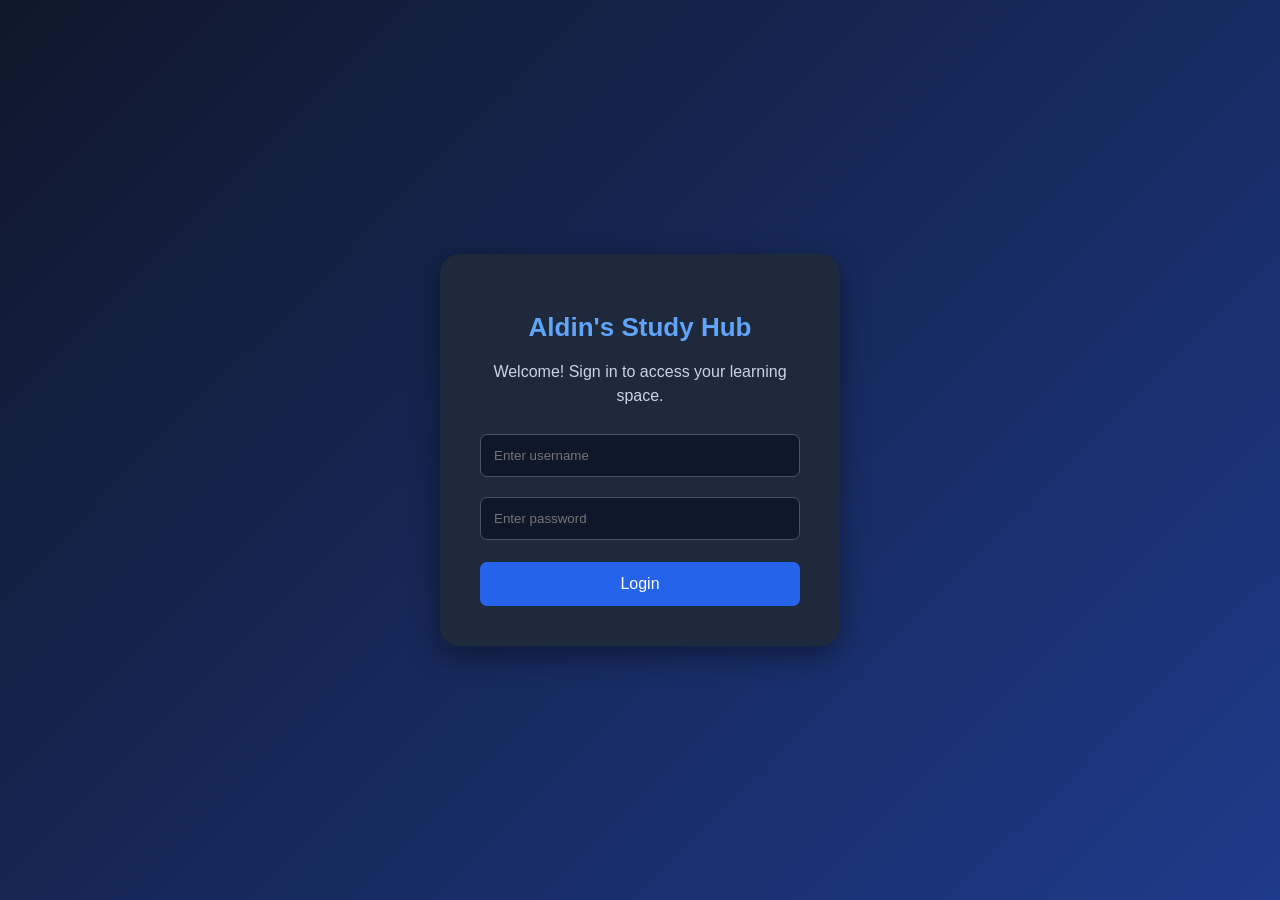
<file: index.html>
<!DOCTYPE html>
<html lang="en">
<head>
    <meta charset="UTF-8">
    <meta name="viewport" content="width=device-width, initial-scale=1.0">
    <title>Aldin's Study Hub</title>

    <style>
        body {
            font-family: Arial, sans-serif;
            background: #101827;
            color: white;
            display: flex;
            justify-content: center;
            align-items: center;
            min-height: 100vh;
            margin: 0;
        }

        .login-box {
            background: #1e293b;
            padding: 35px;
            border-radius: 12px;
            width: 300px;
            text-align: center;
        }

        input {
            width: 100%;
            padding: 12px;
            margin: 10px 0;
            box-sizing: border-box;
            border: none;
            border-radius: 6px;
        }

        button {
            width: 100%;
            padding: 12px;
            background: #2563eb;
            color: white;
            border: none;
            border-radius: 6px;
            cursor: pointer;
        }

        button:hover {
            background: #1d4ed8;
        }
    </style>
</head>

<body>

    <div class="login-box">
        <h1>Aldin's Study Hub</h1>
        <p>Welcome! Sign in to access your learning space.</p>

        <form>
            <input type="text" placeholder="Enter username">
            <input type="password" placeholder="Enter password">
            <button type="button" onclick="window.location.href='dashboard.html'">
    Login
</button>
        </form>
    </div>

</body>
</html>
<title>Aldin's Study Hub</title>
<link rel="stylesheet" href="style.css">
</file>
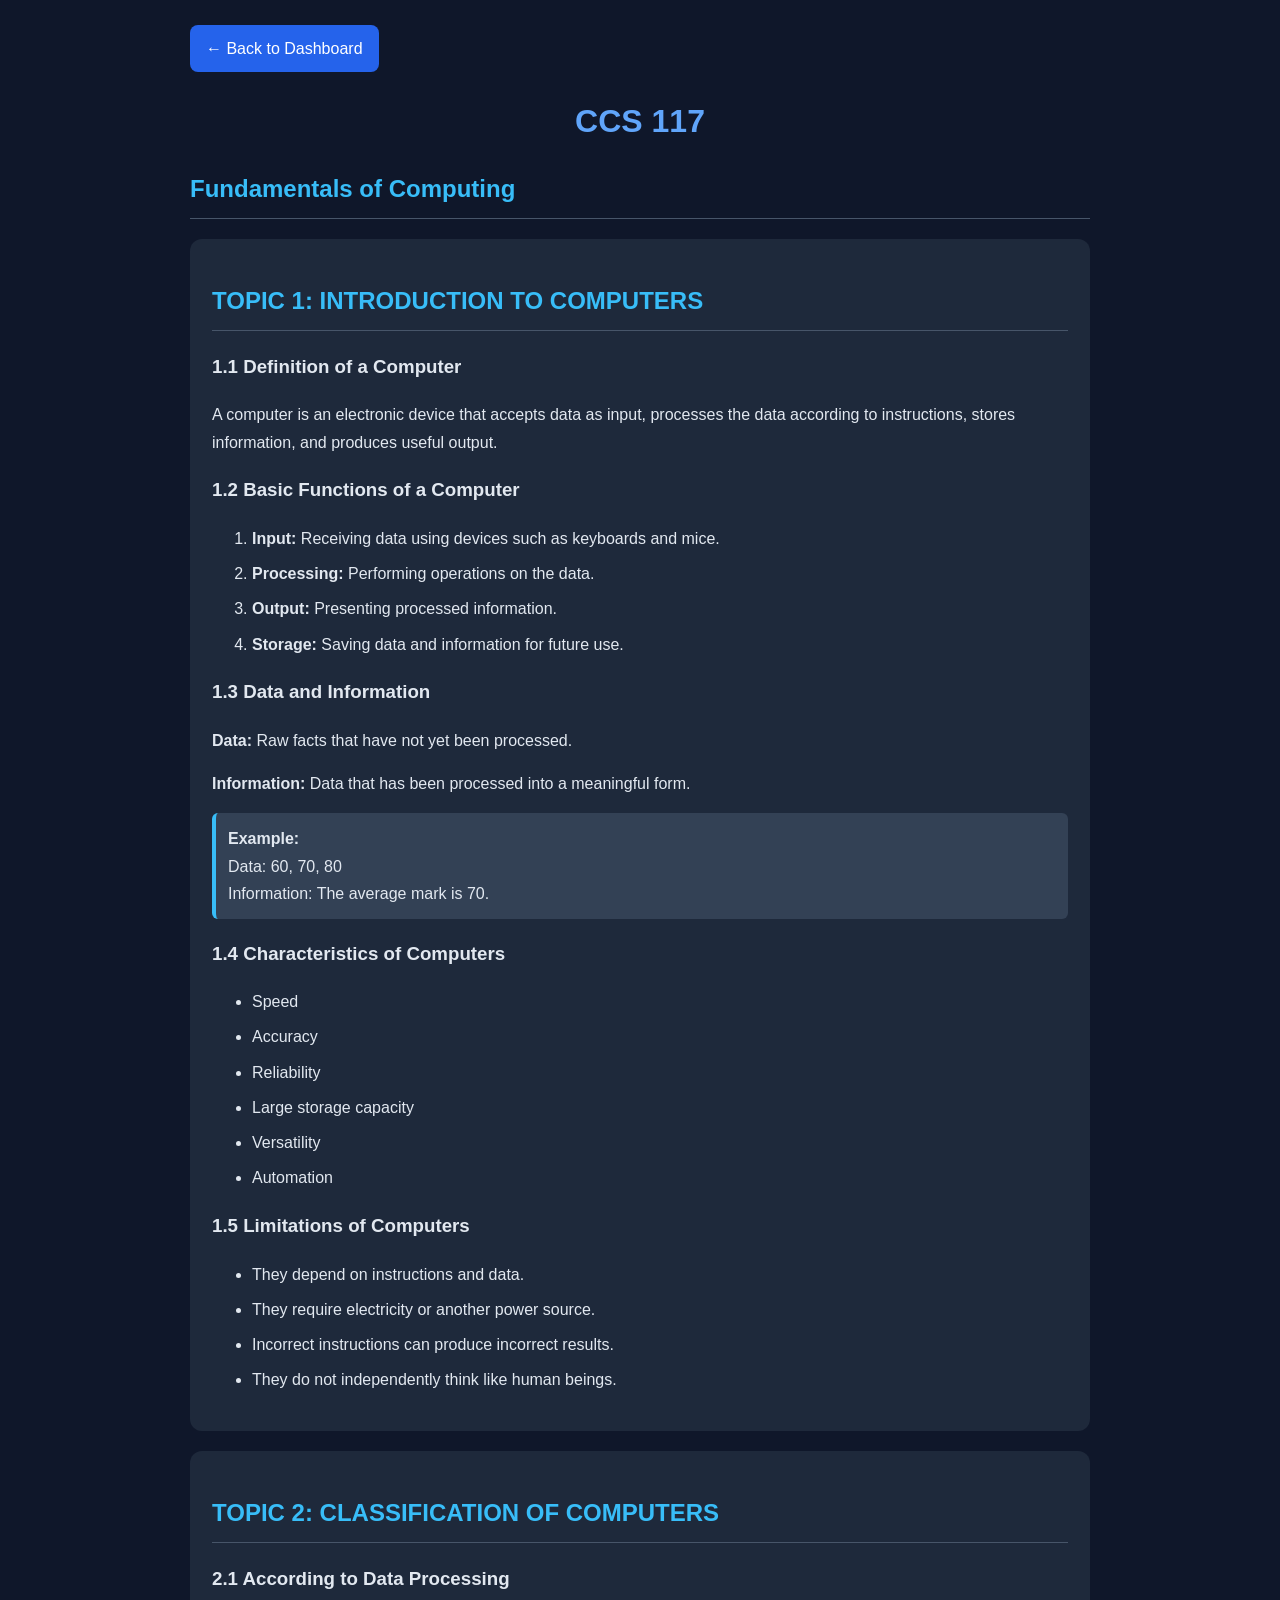
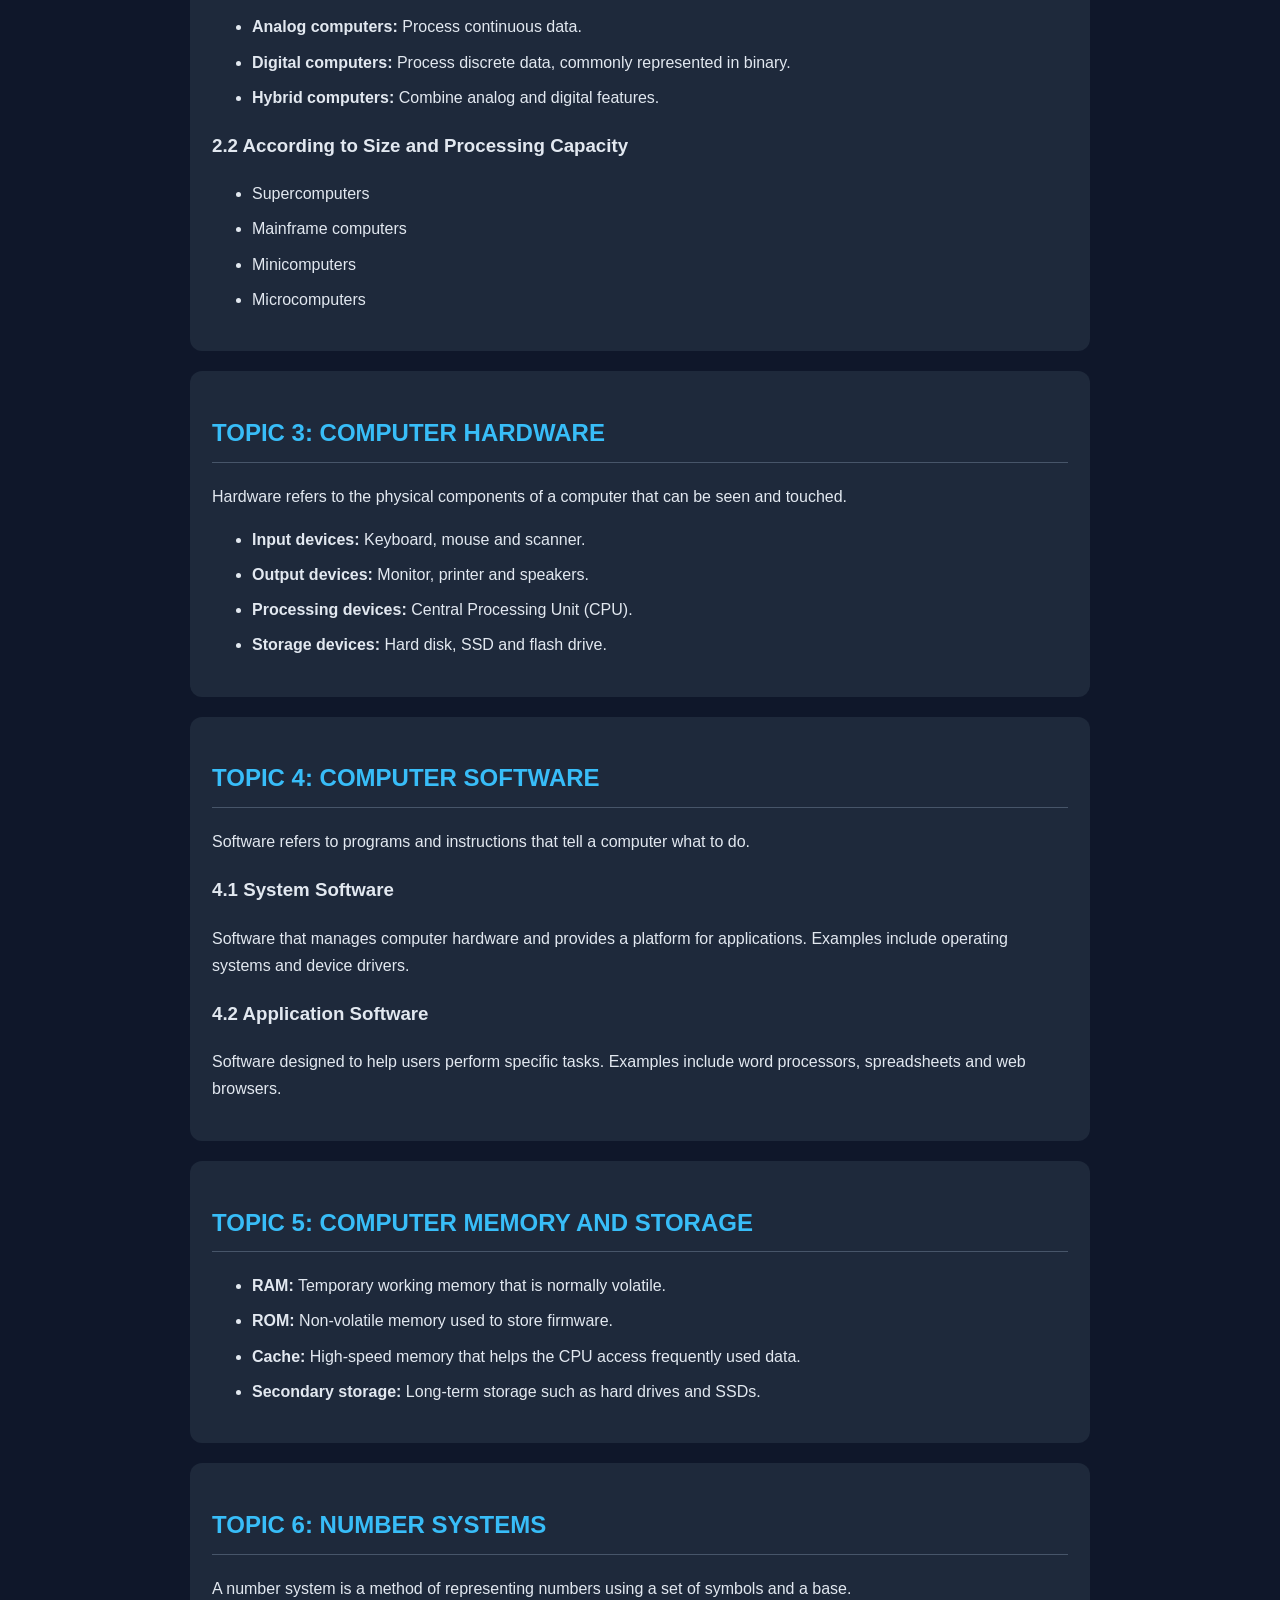
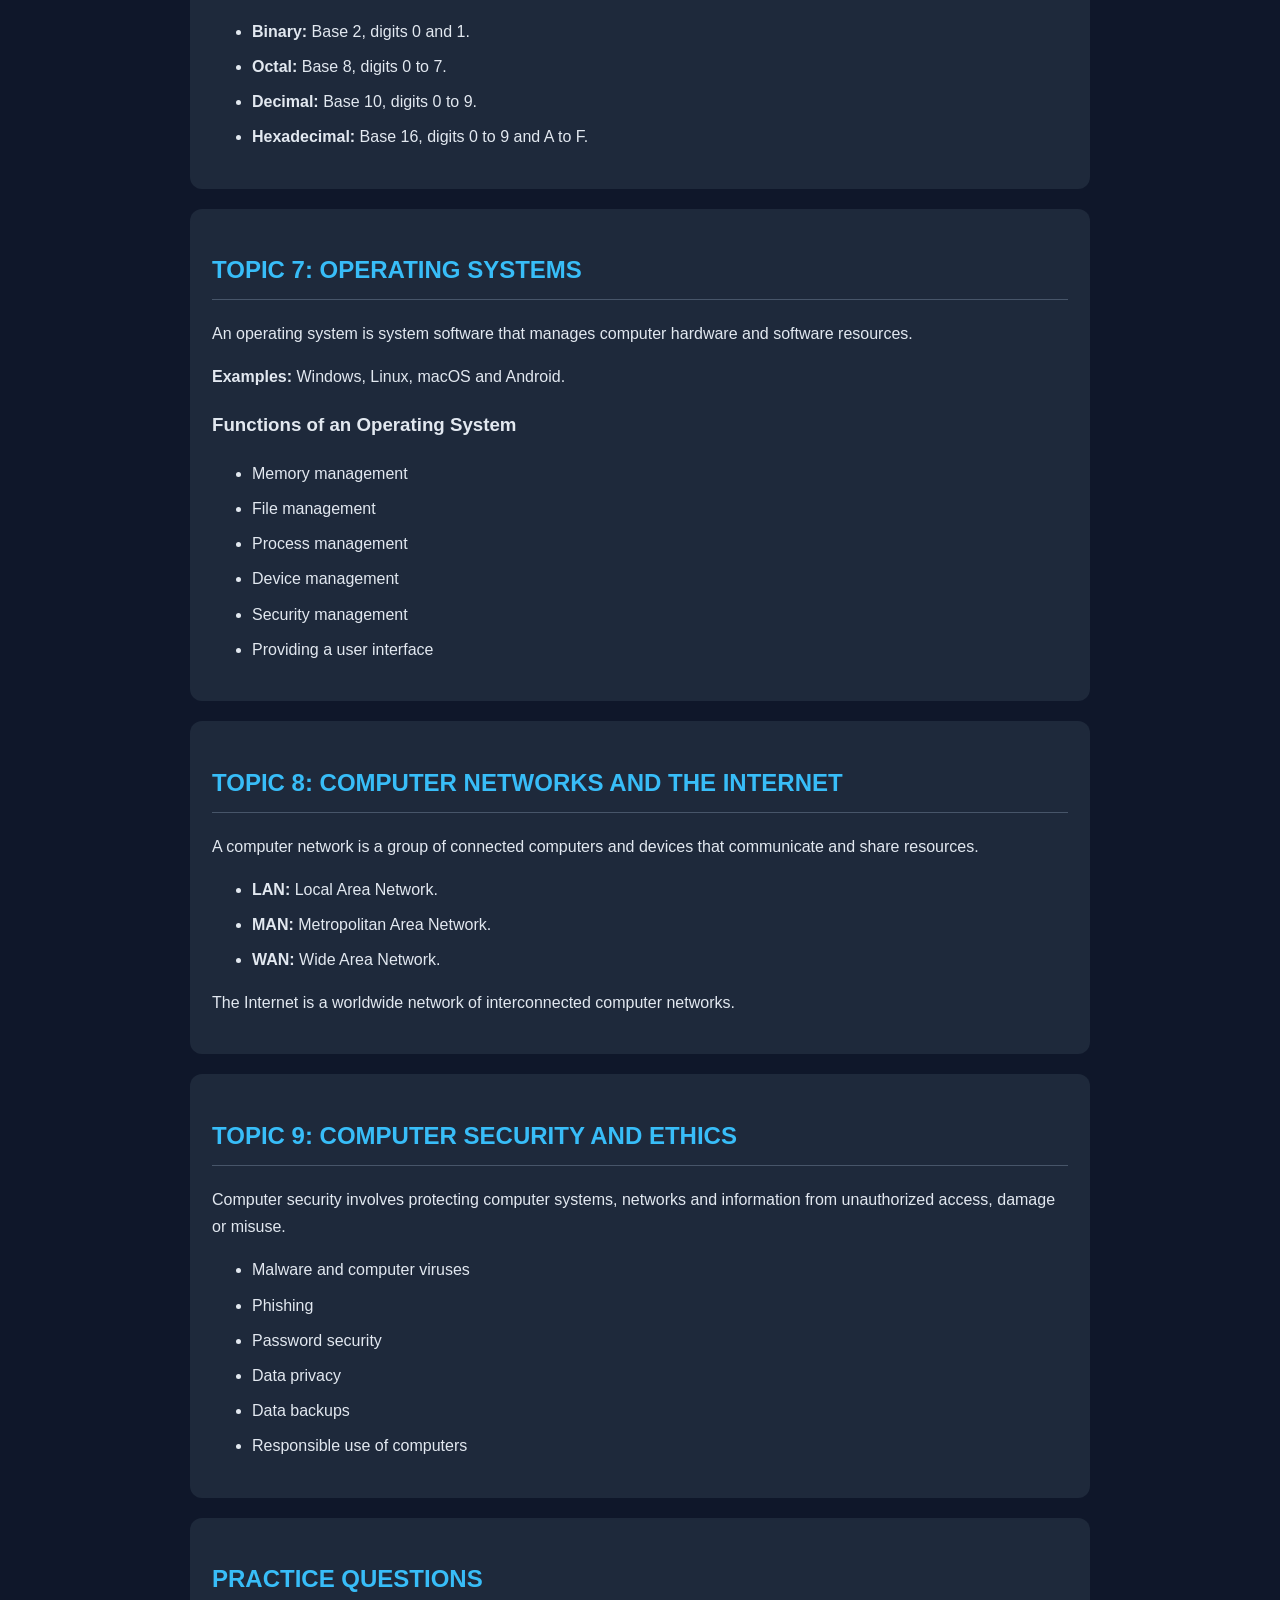
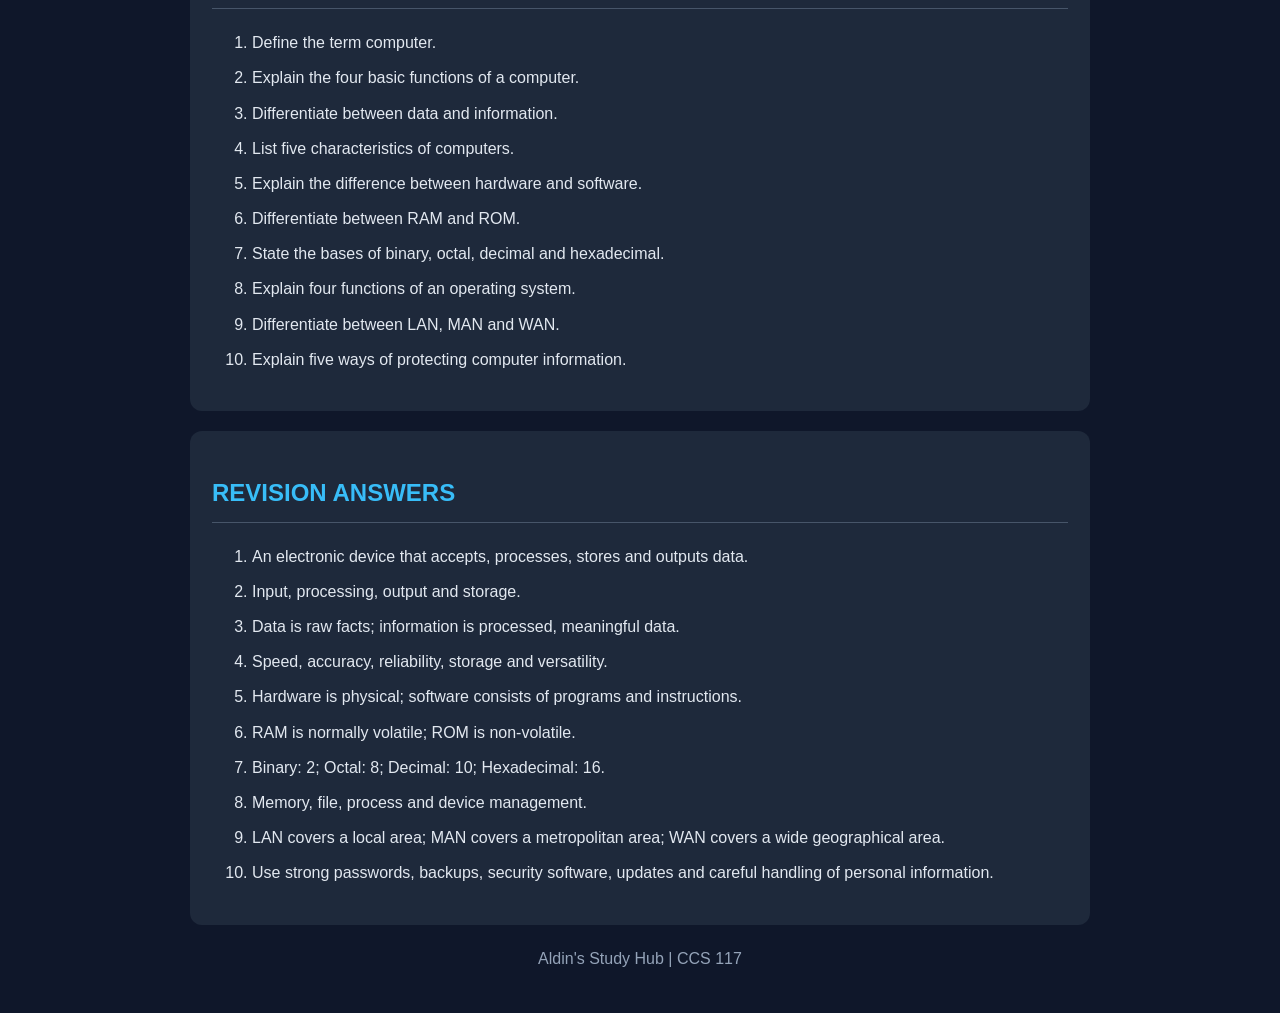
<file: ccs117.html>
<!DOCTYPE html>
<html lang="en">
<head>
    <meta charset="UTF-8">
    <meta name="viewport" content="width=device-width, initial-scale=1.0">
    <title>CCS 117 - Fundamentals of Computing</title>

    <style>
        body {
            font-family: Arial, sans-serif;
            background: #0f172a;
            color: #e2e8f0;
            margin: 0;
            padding: 25px;
            line-height: 1.7;
        }

        .container {
            max-width: 900px;
            margin: auto;
        }

        h1 {
            color: #60a5fa;
            text-align: center;
        }

        h2 {
            color: #38bdf8;
            border-bottom: 1px solid #475569;
            padding-bottom: 8px;
        }

        .section {
            background: #1e293b;
            padding: 22px;
            margin: 20px 0;
            border-radius: 12px;
        }

        .example {
            background: #334155;
            padding: 12px;
            border-left: 4px solid #38bdf8;
            border-radius: 6px;
        }

        li {
            margin-bottom: 8px;
        }

        .back {
            display: inline-block;
            color: white;
            background: #2563eb;
            padding: 10px 16px;
            text-decoration: none;
            border-radius: 8px;
        }
    </style>
</head>

<body>
<div class="container">

    <a class="back" href="dashboard.html">← Back to Dashboard</a>

    <h1>CCS 117</h1>
    <h2>Fundamentals of Computing</h2>

    <div class="section">
        <h2>TOPIC 1: INTRODUCTION TO COMPUTERS</h2>

        <h3>1.1 Definition of a Computer</h3>
        <p>
            A computer is an electronic device that accepts data as input,
            processes the data according to instructions, stores information,
            and produces useful output.
        </p>

        <h3>1.2 Basic Functions of a Computer</h3>
        <ol>
            <li><b>Input:</b> Receiving data using devices such as keyboards and mice.</li>
            <li><b>Processing:</b> Performing operations on the data.</li>
            <li><b>Output:</b> Presenting processed information.</li>
            <li><b>Storage:</b> Saving data and information for future use.</li>
        </ol>

        <h3>1.3 Data and Information</h3>
        <p><b>Data:</b> Raw facts that have not yet been processed.</p>
        <p><b>Information:</b> Data that has been processed into a meaningful form.</p>

        <div class="example">
            <b>Example:</b><br>
            Data: 60, 70, 80<br>
            Information: The average mark is 70.
        </div>

        <h3>1.4 Characteristics of Computers</h3>
        <ul>
            <li>Speed</li>
            <li>Accuracy</li>
            <li>Reliability</li>
            <li>Large storage capacity</li>
            <li>Versatility</li>
            <li>Automation</li>
        </ul>

        <h3>1.5 Limitations of Computers</h3>
        <ul>
            <li>They depend on instructions and data.</li>
            <li>They require electricity or another power source.</li>
            <li>Incorrect instructions can produce incorrect results.</li>
            <li>They do not independently think like human beings.</li>
        </ul>
    </div>

    <div class="section">
        <h2>TOPIC 2: CLASSIFICATION OF COMPUTERS</h2>

        <h3>2.1 According to Data Processing</h3>
        <ul>
            <li><b>Analog computers:</b> Process continuous data.</li>
            <li><b>Digital computers:</b> Process discrete data, commonly represented in binary.</li>
            <li><b>Hybrid computers:</b> Combine analog and digital features.</li>
        </ul>

        <h3>2.2 According to Size and Processing Capacity</h3>
        <ul>
            <li>Supercomputers</li>
            <li>Mainframe computers</li>
            <li>Minicomputers</li>
            <li>Microcomputers</li>
        </ul>
    </div>

    <div class="section">
        <h2>TOPIC 3: COMPUTER HARDWARE</h2>

        <p>
            Hardware refers to the physical components of a computer
            that can be seen and touched.
        </p>

        <ul>
            <li><b>Input devices:</b> Keyboard, mouse and scanner.</li>
            <li><b>Output devices:</b> Monitor, printer and speakers.</li>
            <li><b>Processing devices:</b> Central Processing Unit (CPU).</li>
            <li><b>Storage devices:</b> Hard disk, SSD and flash drive.</li>
        </ul>
    </div>

    <div class="section">
        <h2>TOPIC 4: COMPUTER SOFTWARE</h2>

        <p>
            Software refers to programs and instructions that tell
            a computer what to do.
        </p>

        <h3>4.1 System Software</h3>
        <p>
            Software that manages computer hardware and provides
            a platform for applications. Examples include operating
            systems and device drivers.
        </p>

        <h3>4.2 Application Software</h3>
        <p>
            Software designed to help users perform specific tasks.
            Examples include word processors, spreadsheets and web browsers.
        </p>
    </div>

    <div class="section">
        <h2>TOPIC 5: COMPUTER MEMORY AND STORAGE</h2>

        <ul>
            <li><b>RAM:</b> Temporary working memory that is normally volatile.</li>
            <li><b>ROM:</b> Non-volatile memory used to store firmware.</li>
            <li><b>Cache:</b> High-speed memory that helps the CPU access frequently used data.</li>
            <li><b>Secondary storage:</b> Long-term storage such as hard drives and SSDs.</li>
        </ul>
    </div>

    <div class="section">
        <h2>TOPIC 6: NUMBER SYSTEMS</h2>

        <p>
            A number system is a method of representing numbers using
            a set of symbols and a base.
        </p>

        <ul>
            <li><b>Binary:</b> Base 2, digits 0 and 1.</li>
            <li><b>Octal:</b> Base 8, digits 0 to 7.</li>
            <li><b>Decimal:</b> Base 10, digits 0 to 9.</li>
            <li><b>Hexadecimal:</b> Base 16, digits 0 to 9 and A to F.</li>
        </ul>
    </div>

    <div class="section">
        <h2>TOPIC 7: OPERATING SYSTEMS</h2>

        <p>
            An operating system is system software that manages
            computer hardware and software resources.
        </p>

        <p><b>Examples:</b> Windows, Linux, macOS and Android.</p>

        <h3>Functions of an Operating System</h3>
        <ul>
            <li>Memory management</li>
            <li>File management</li>
            <li>Process management</li>
            <li>Device management</li>
            <li>Security management</li>
            <li>Providing a user interface</li>
        </ul>
    </div>

    <div class="section">
        <h2>TOPIC 8: COMPUTER NETWORKS AND THE INTERNET</h2>

        <p>
            A computer network is a group of connected computers
            and devices that communicate and share resources.
        </p>

        <ul>
            <li><b>LAN:</b> Local Area Network.</li>
            <li><b>MAN:</b> Metropolitan Area Network.</li>
            <li><b>WAN:</b> Wide Area Network.</li>
        </ul>

        <p>
            The Internet is a worldwide network of interconnected
            computer networks.
        </p>
    </div>

    <div class="section">
        <h2>TOPIC 9: COMPUTER SECURITY AND ETHICS</h2>

        <p>
            Computer security involves protecting computer systems,
            networks and information from unauthorized access,
            damage or misuse.
        </p>

        <ul>
            <li>Malware and computer viruses</li>
            <li>Phishing</li>
            <li>Password security</li>
            <li>Data privacy</li>
            <li>Data backups</li>
            <li>Responsible use of computers</li>
        </ul>
    </div>

    <div class="section">
        <h2>PRACTICE QUESTIONS</h2>

        <ol>
            <li>Define the term computer.</li>
            <li>Explain the four basic functions of a computer.</li>
            <li>Differentiate between data and information.</li>
            <li>List five characteristics of computers.</li>
            <li>Explain the difference between hardware and software.</li>
            <li>Differentiate between RAM and ROM.</li>
            <li>State the bases of binary, octal, decimal and hexadecimal.</li>
            <li>Explain four functions of an operating system.</li>
            <li>Differentiate between LAN, MAN and WAN.</li>
            <li>Explain five ways of protecting computer information.</li>
        </ol>
    </div>

    <div class="section">
        <h2>REVISION ANSWERS</h2>

        <ol>
            <li>An electronic device that accepts, processes, stores and outputs data.</li>
            <li>Input, processing, output and storage.</li>
            <li>Data is raw facts; information is processed, meaningful data.</li>
            <li>Speed, accuracy, reliability, storage and versatility.</li>
            <li>Hardware is physical; software consists of programs and instructions.</li>
            <li>RAM is normally volatile; ROM is non-volatile.</li>
            <li>Binary: 2; Octal: 8; Decimal: 10; Hexadecimal: 16.</li>
            <li>Memory, file, process and device management.</li>
            <li>LAN covers a local area; MAN covers a metropolitan area; WAN covers a wide geographical area.</li>
            <li>Use strong passwords, backups, security software, updates and careful handling of personal information.</li>
        </ol>
    </div>

    <p style="text-align:center;color:#94a3b8;">
        Aldin's Study Hub | CCS 117
    </p>

</div>
</body>
</html>
</file>
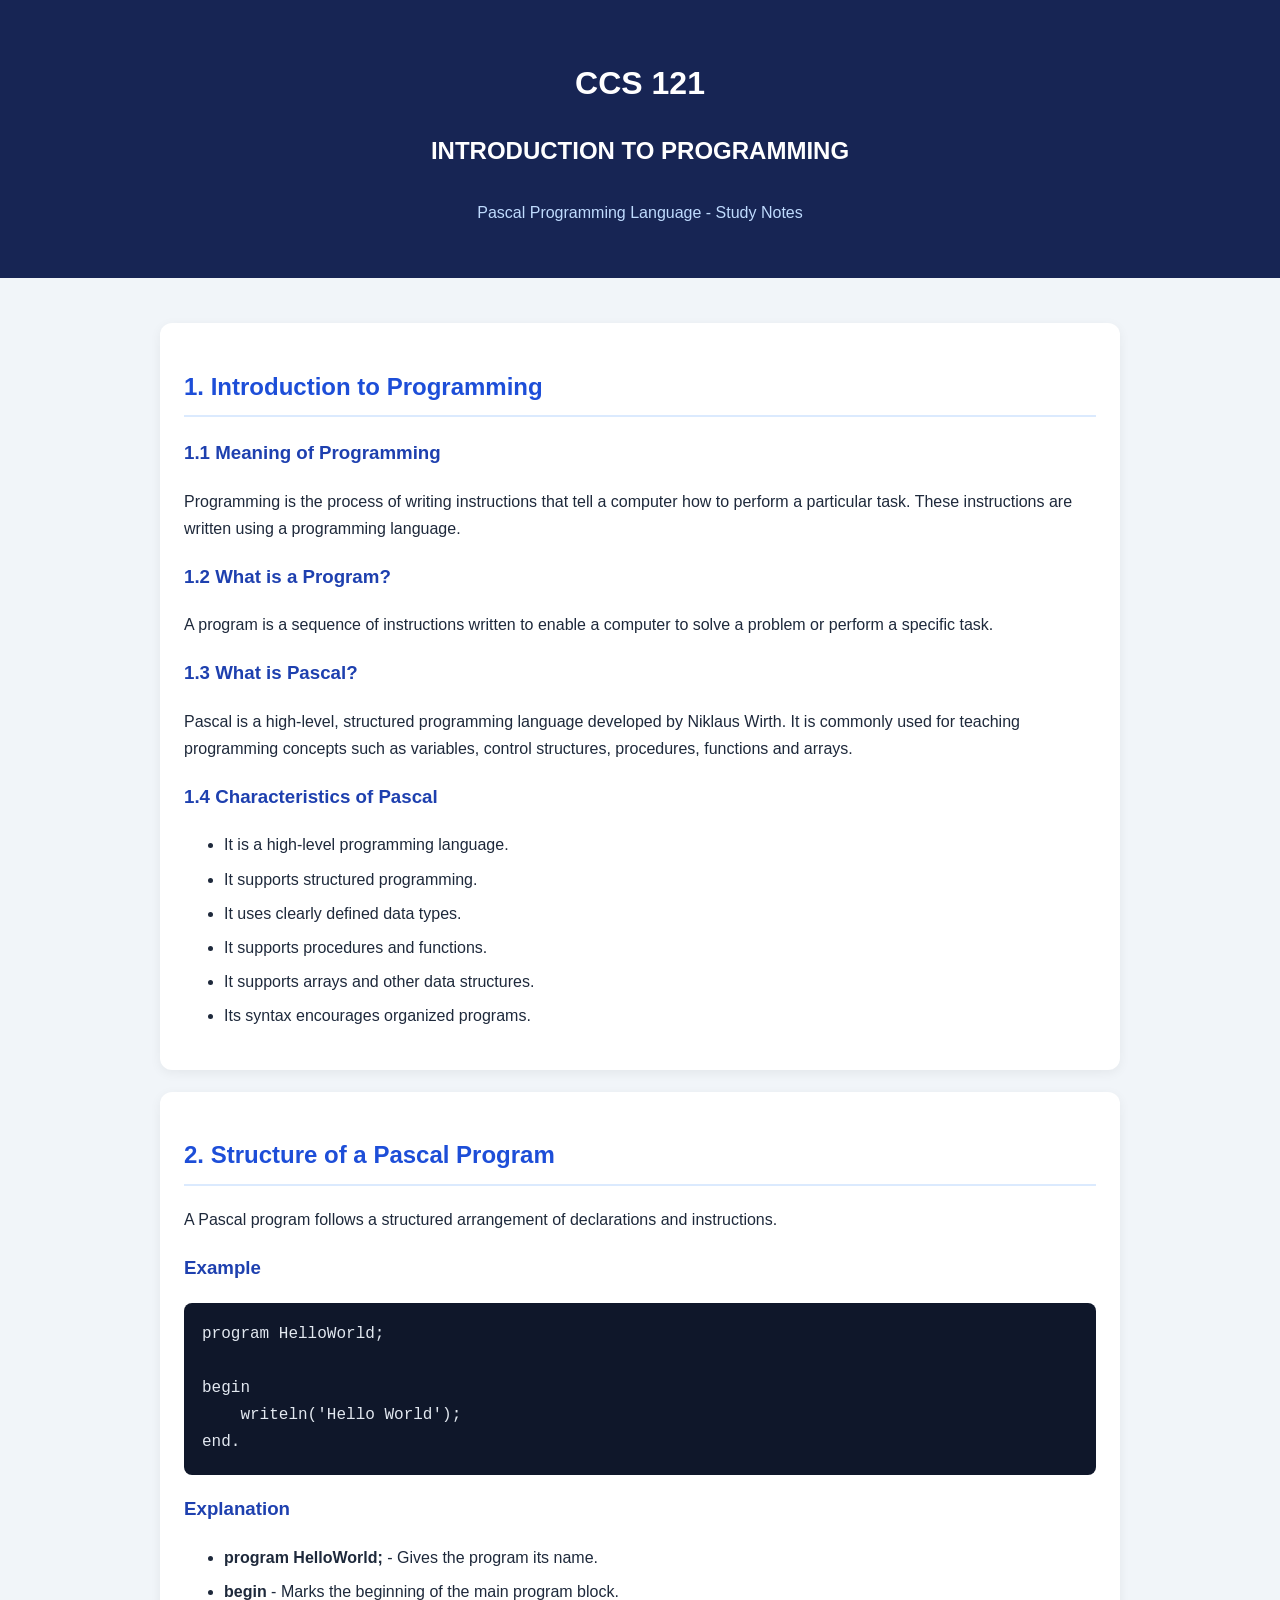
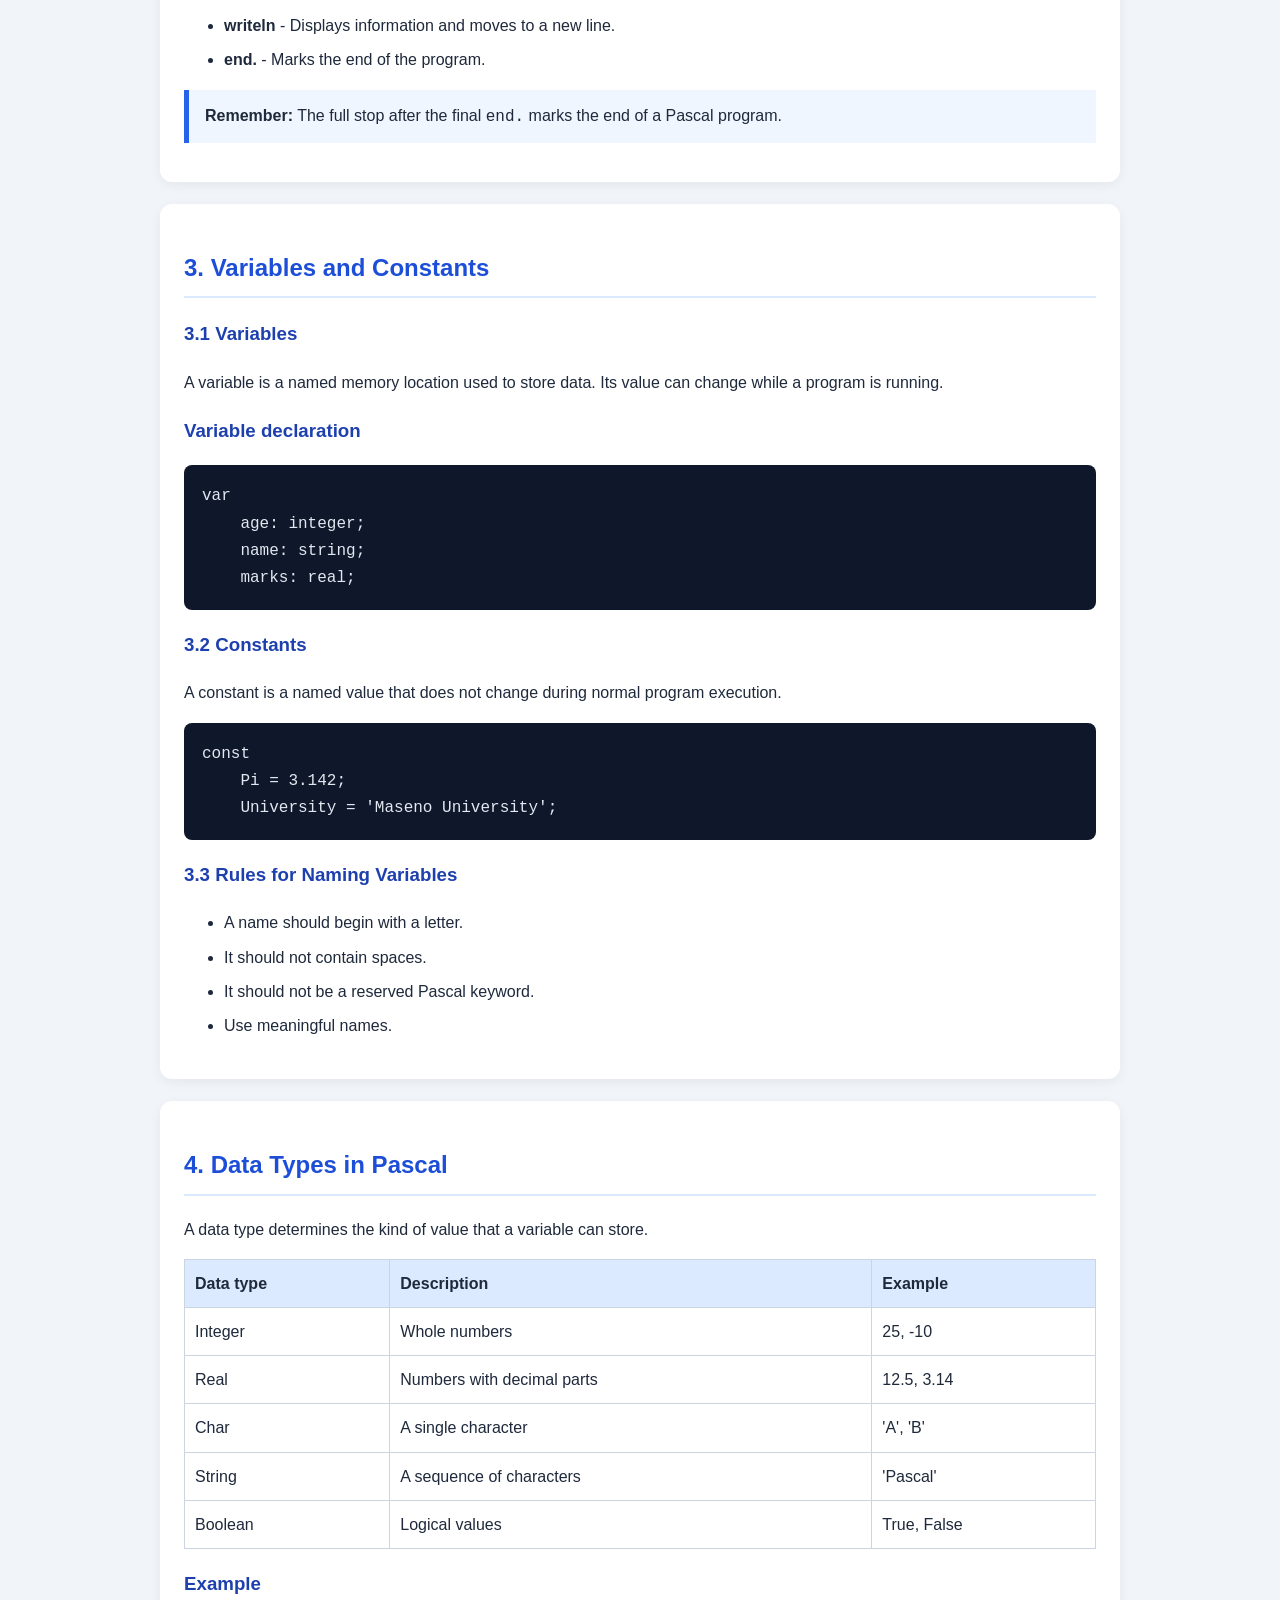
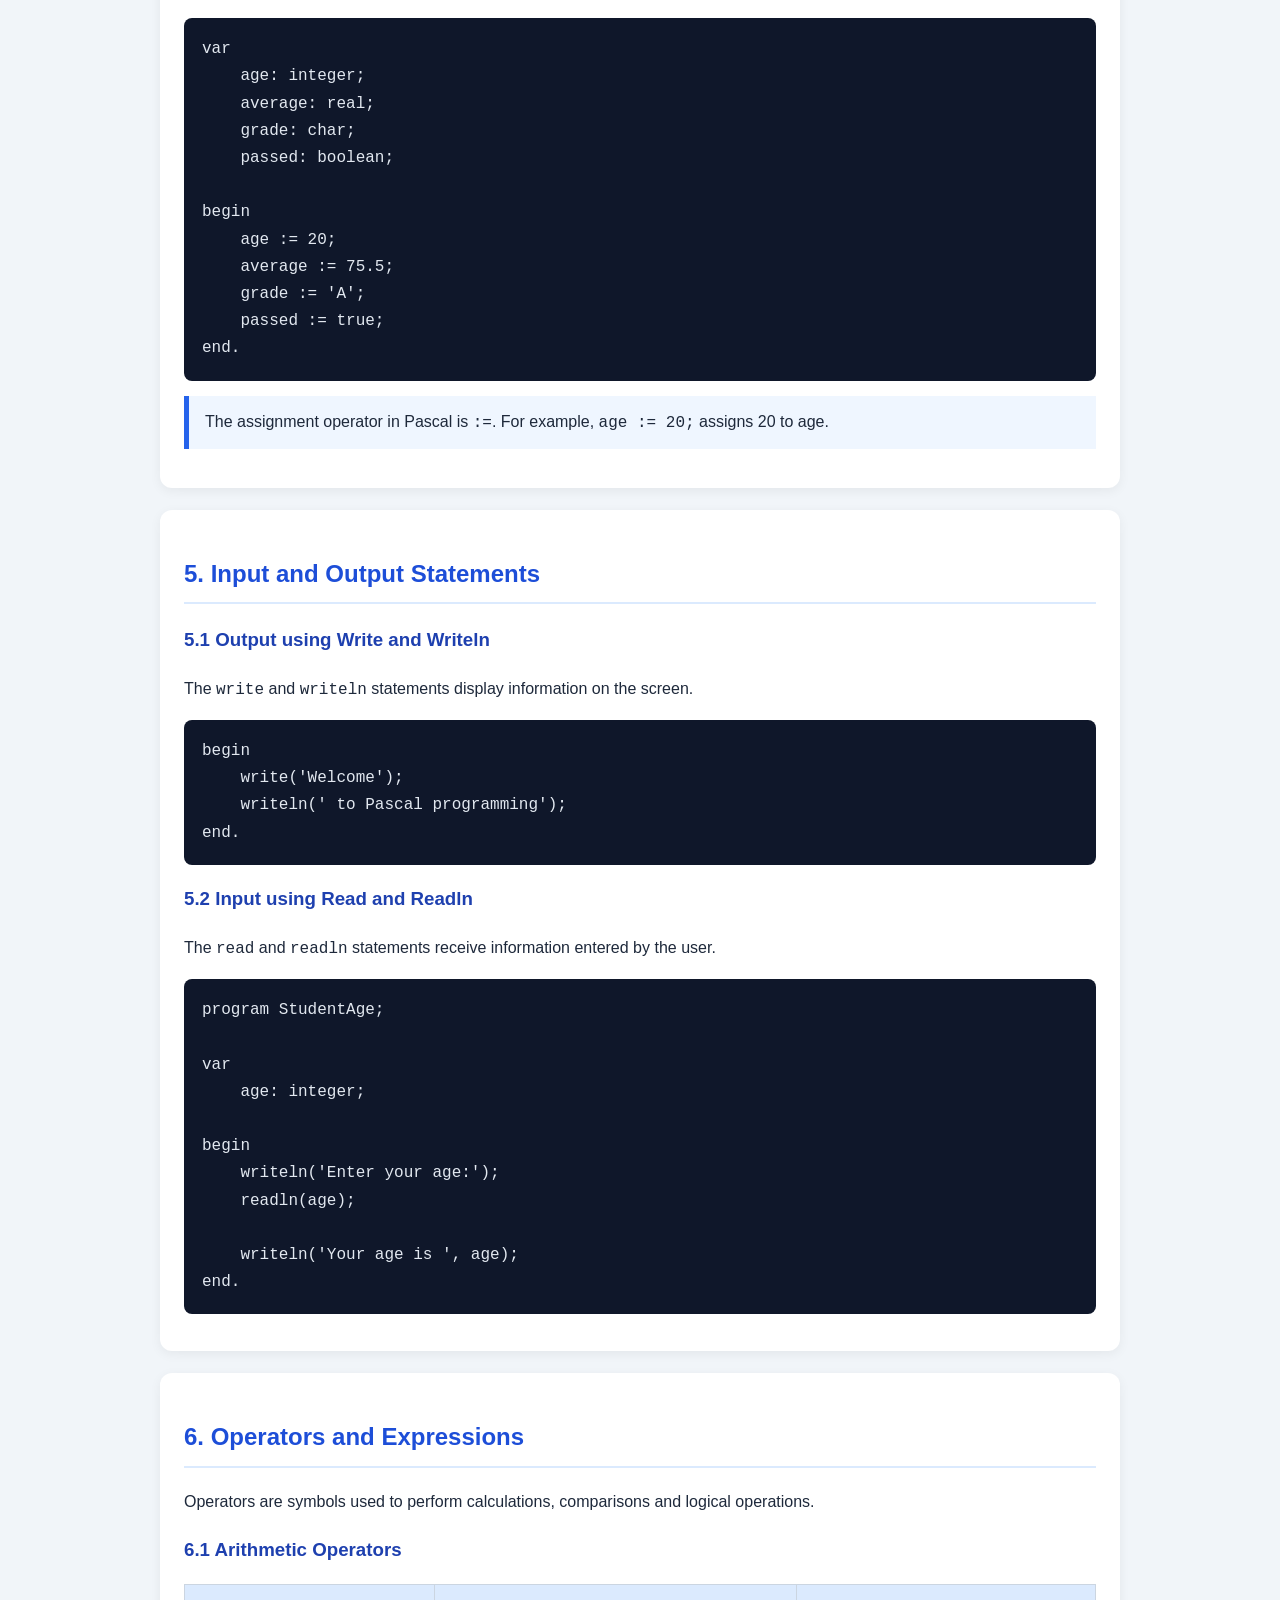
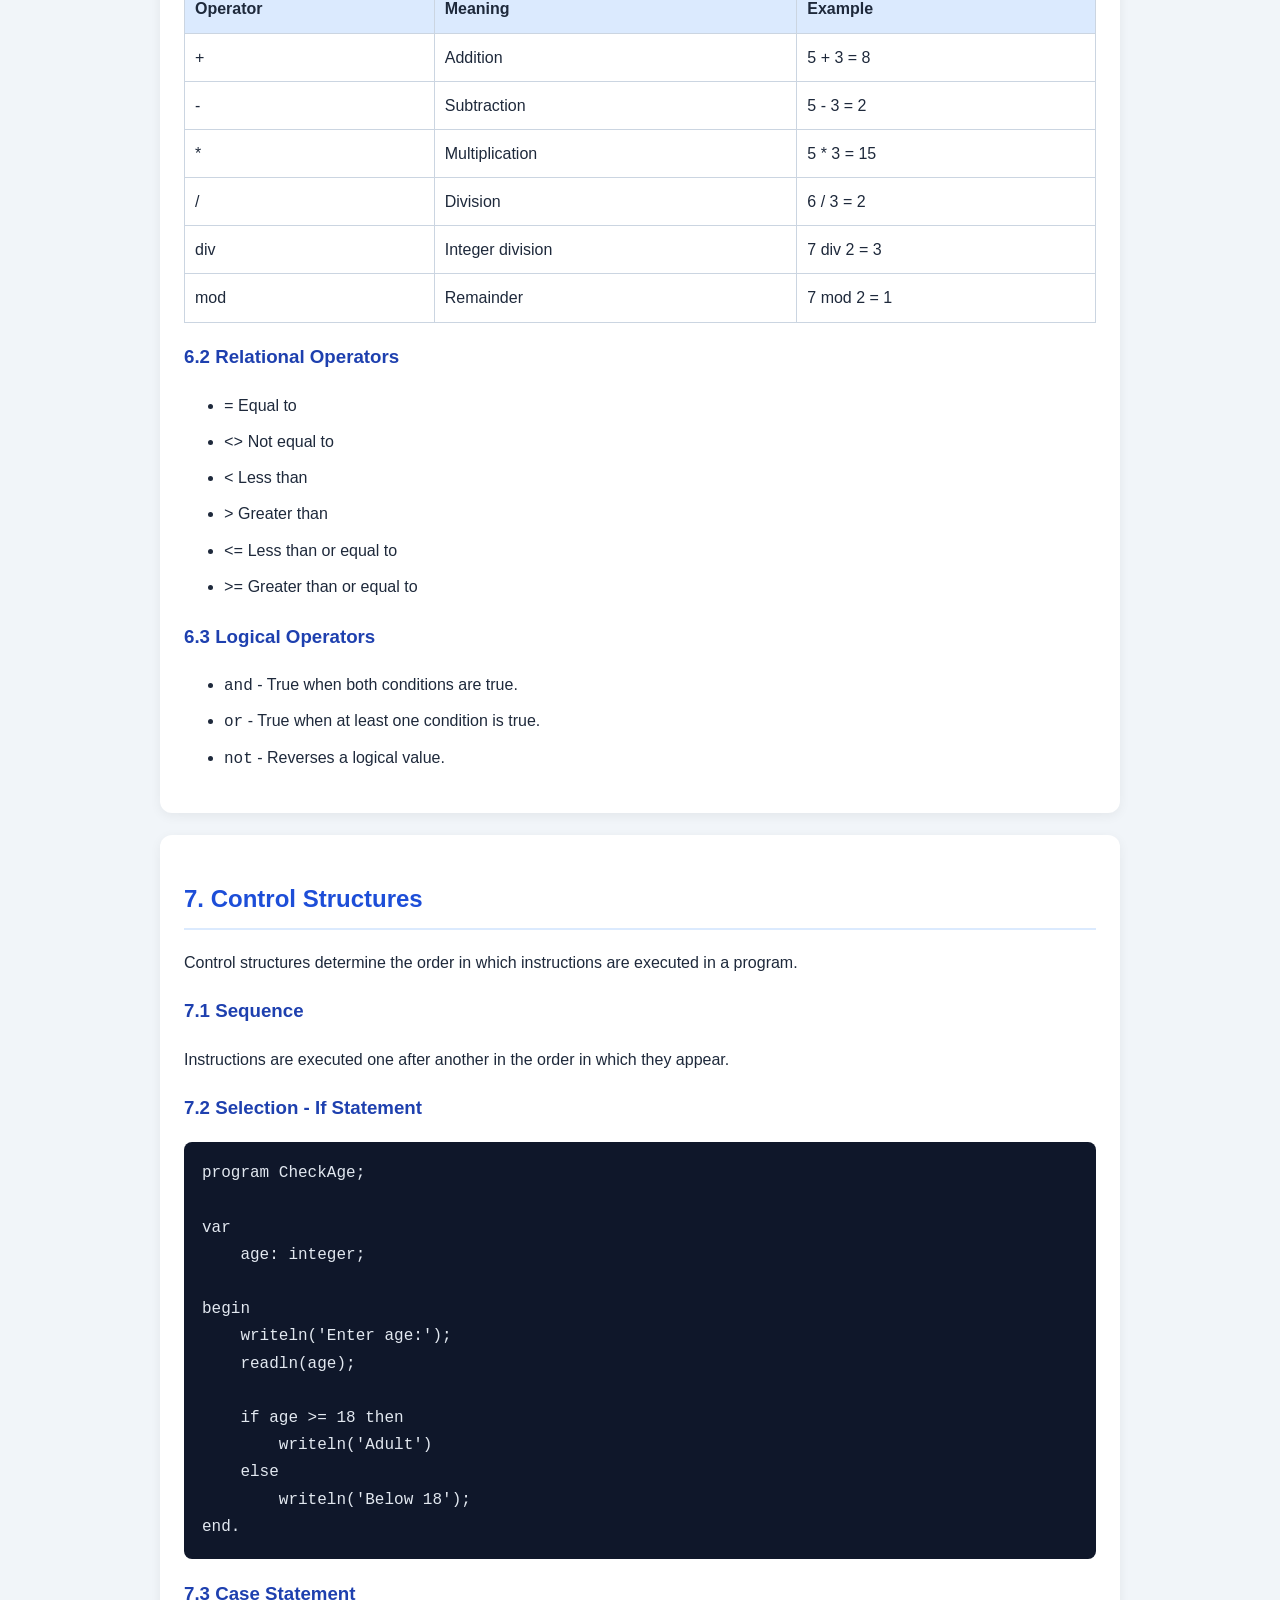
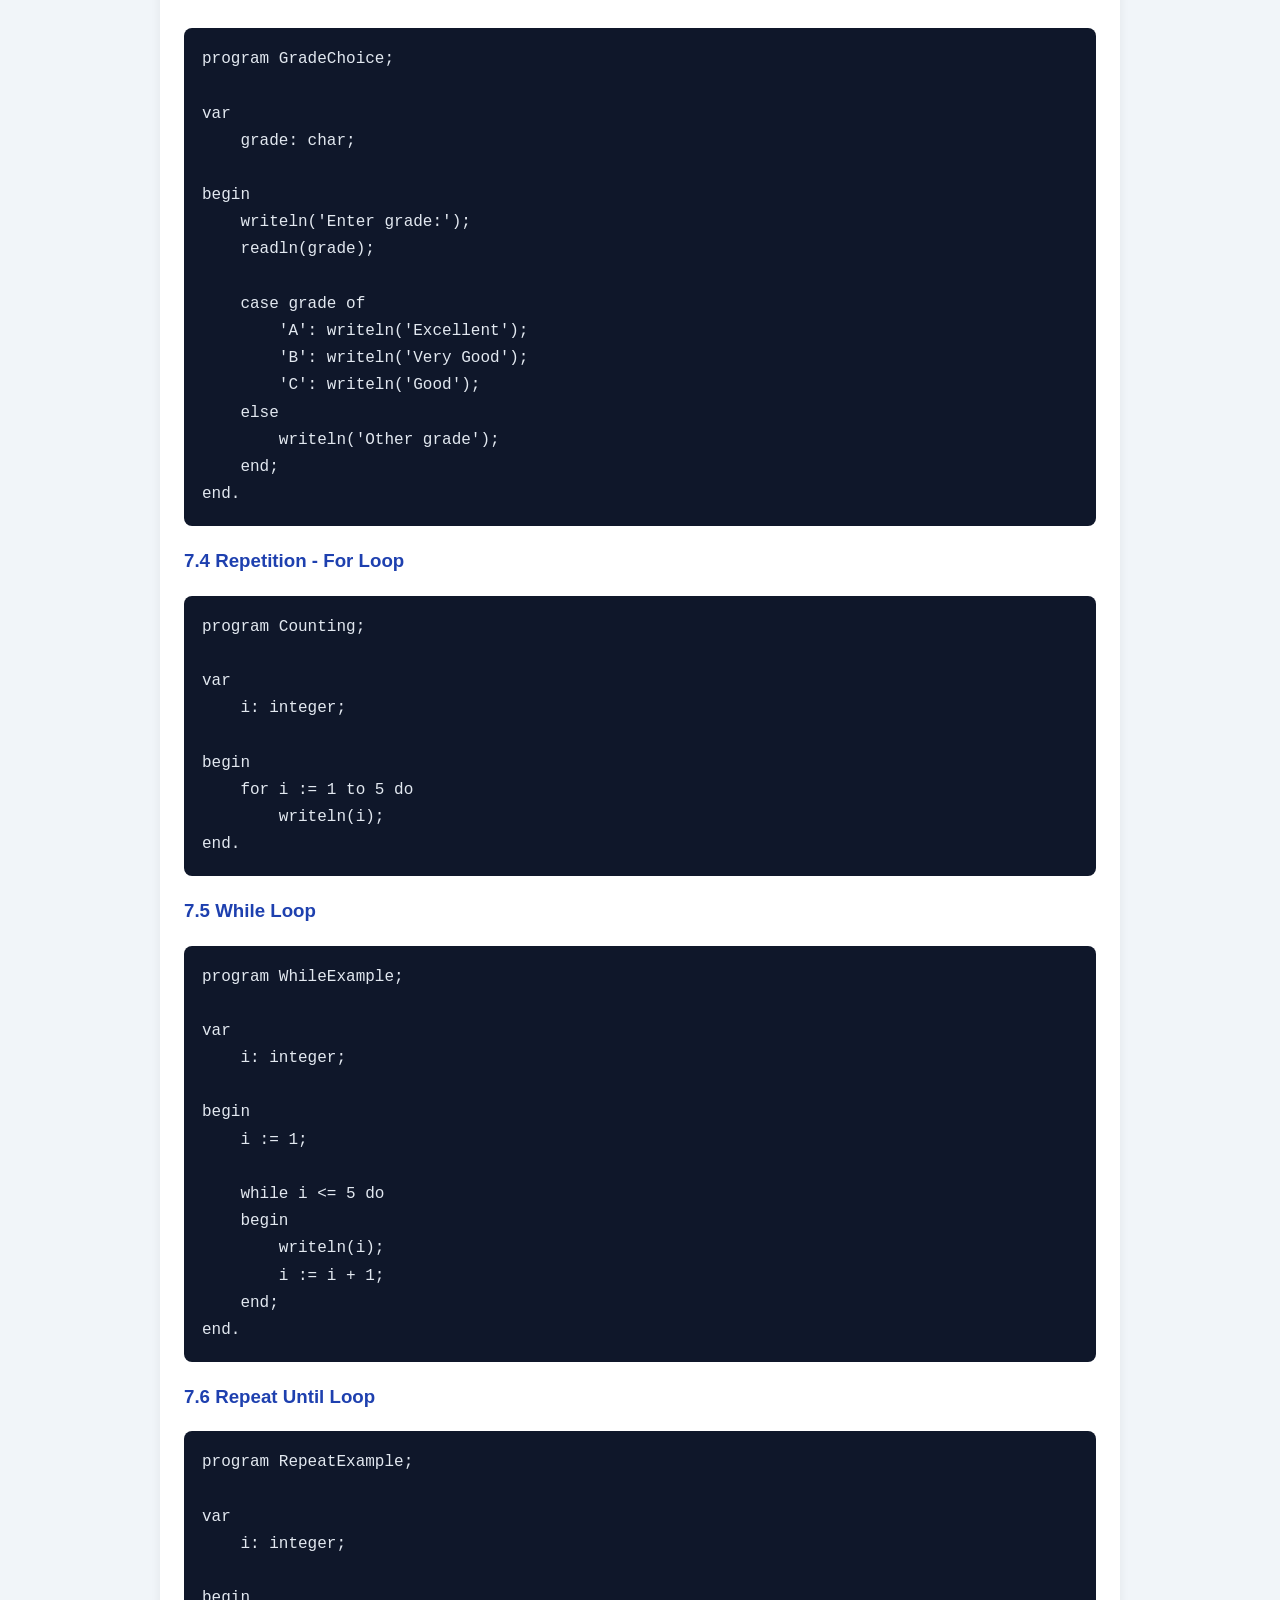
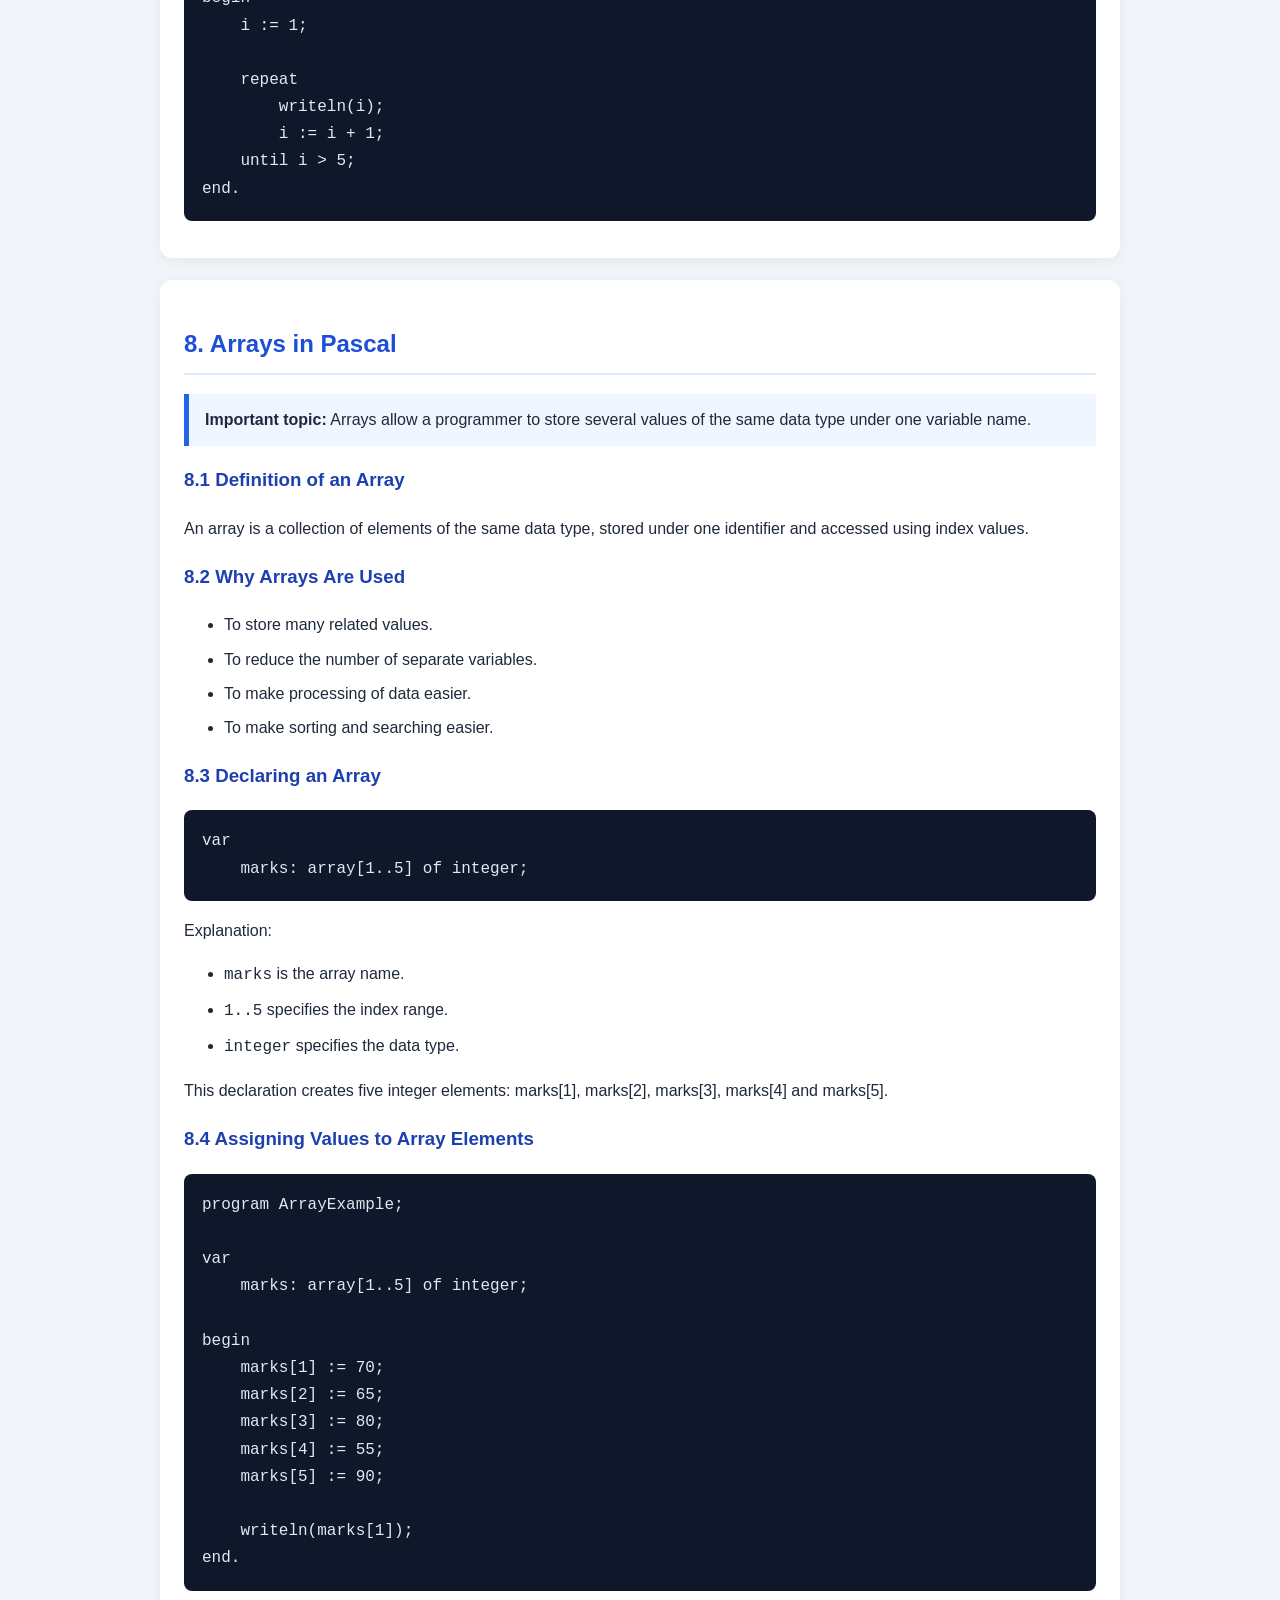
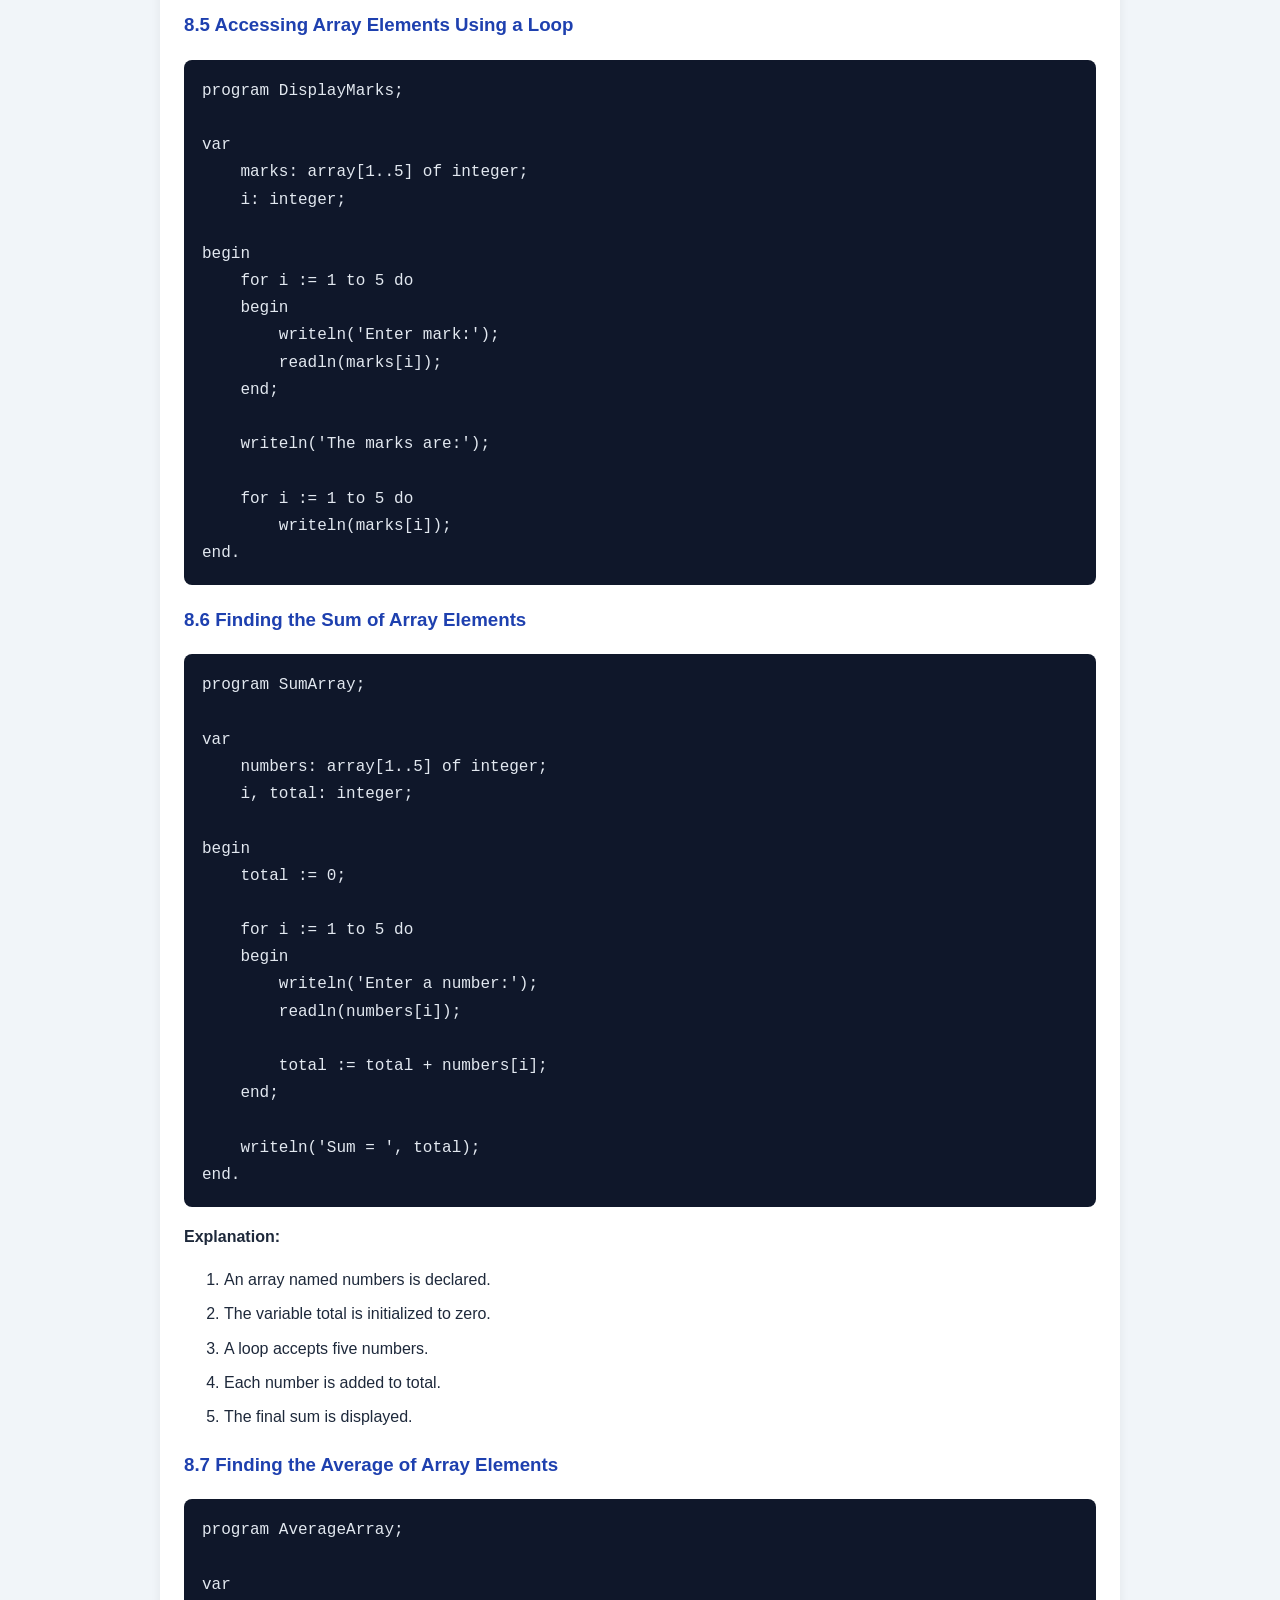
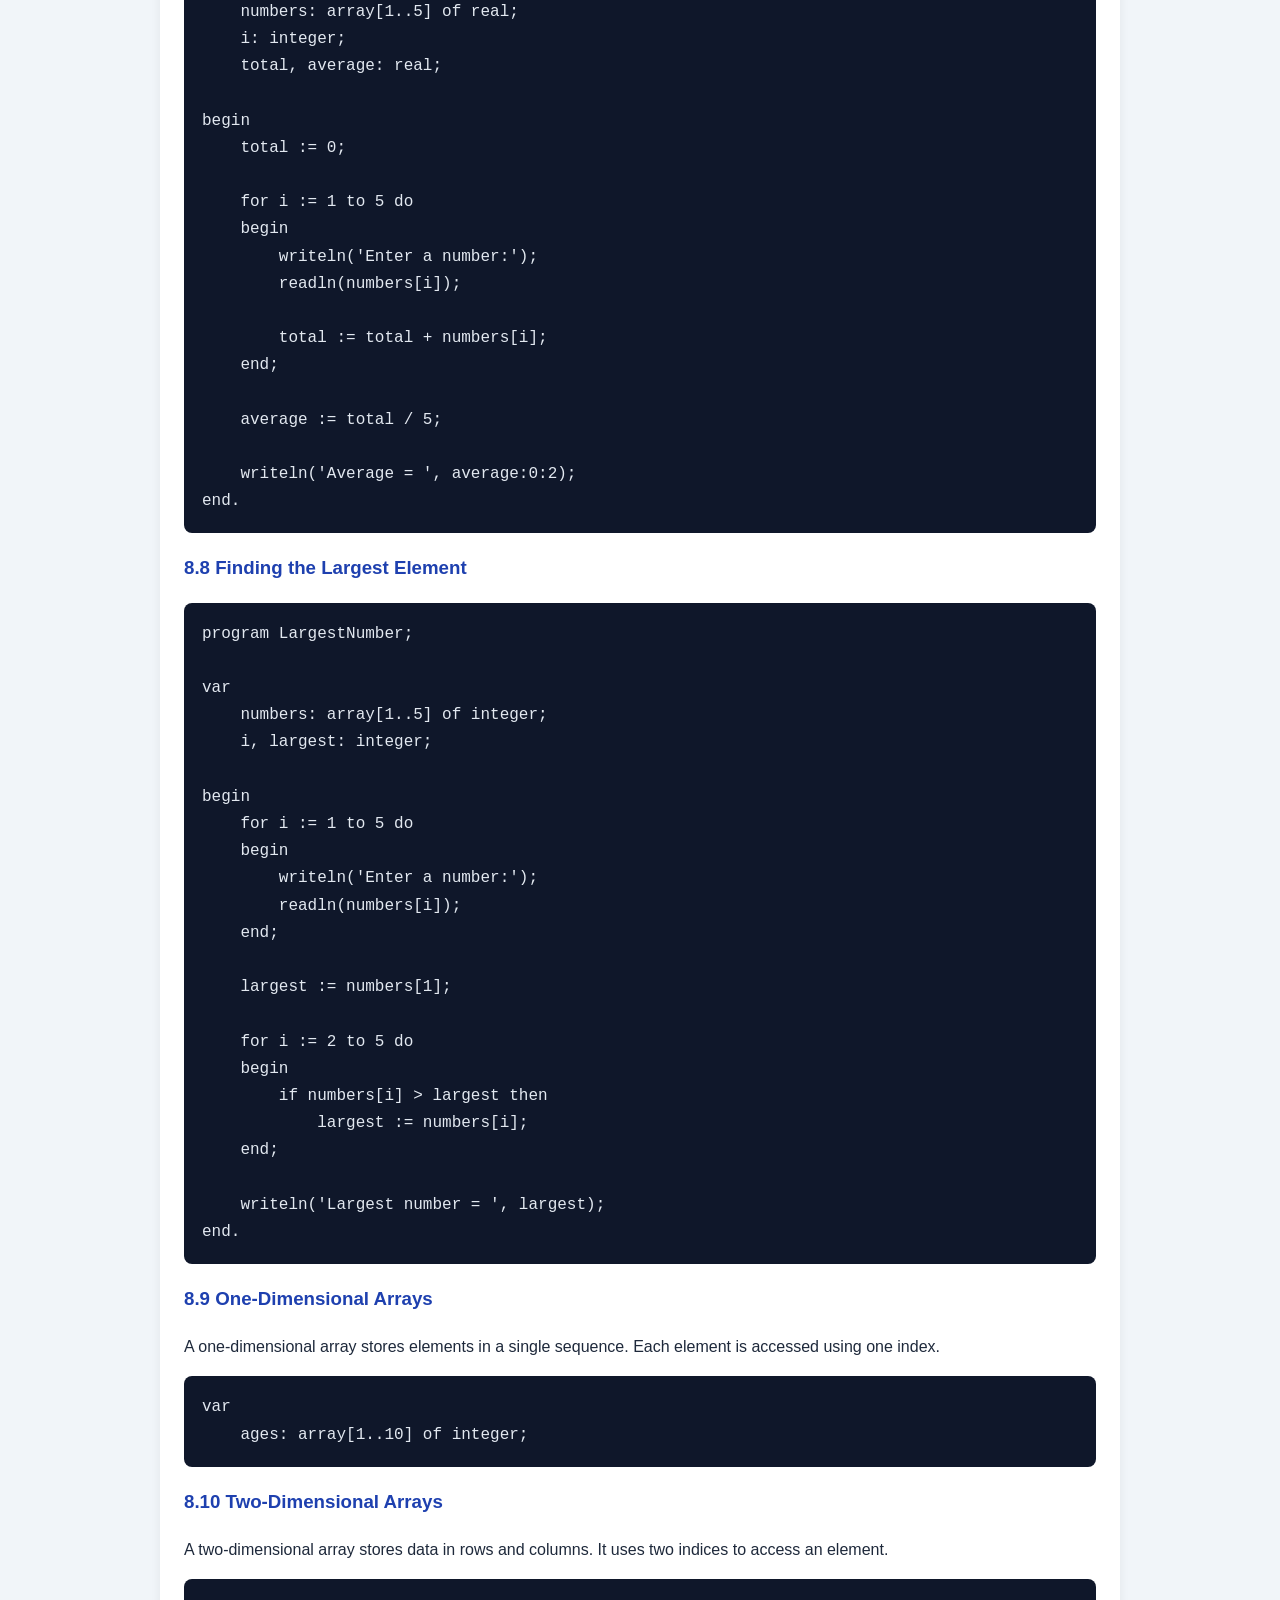
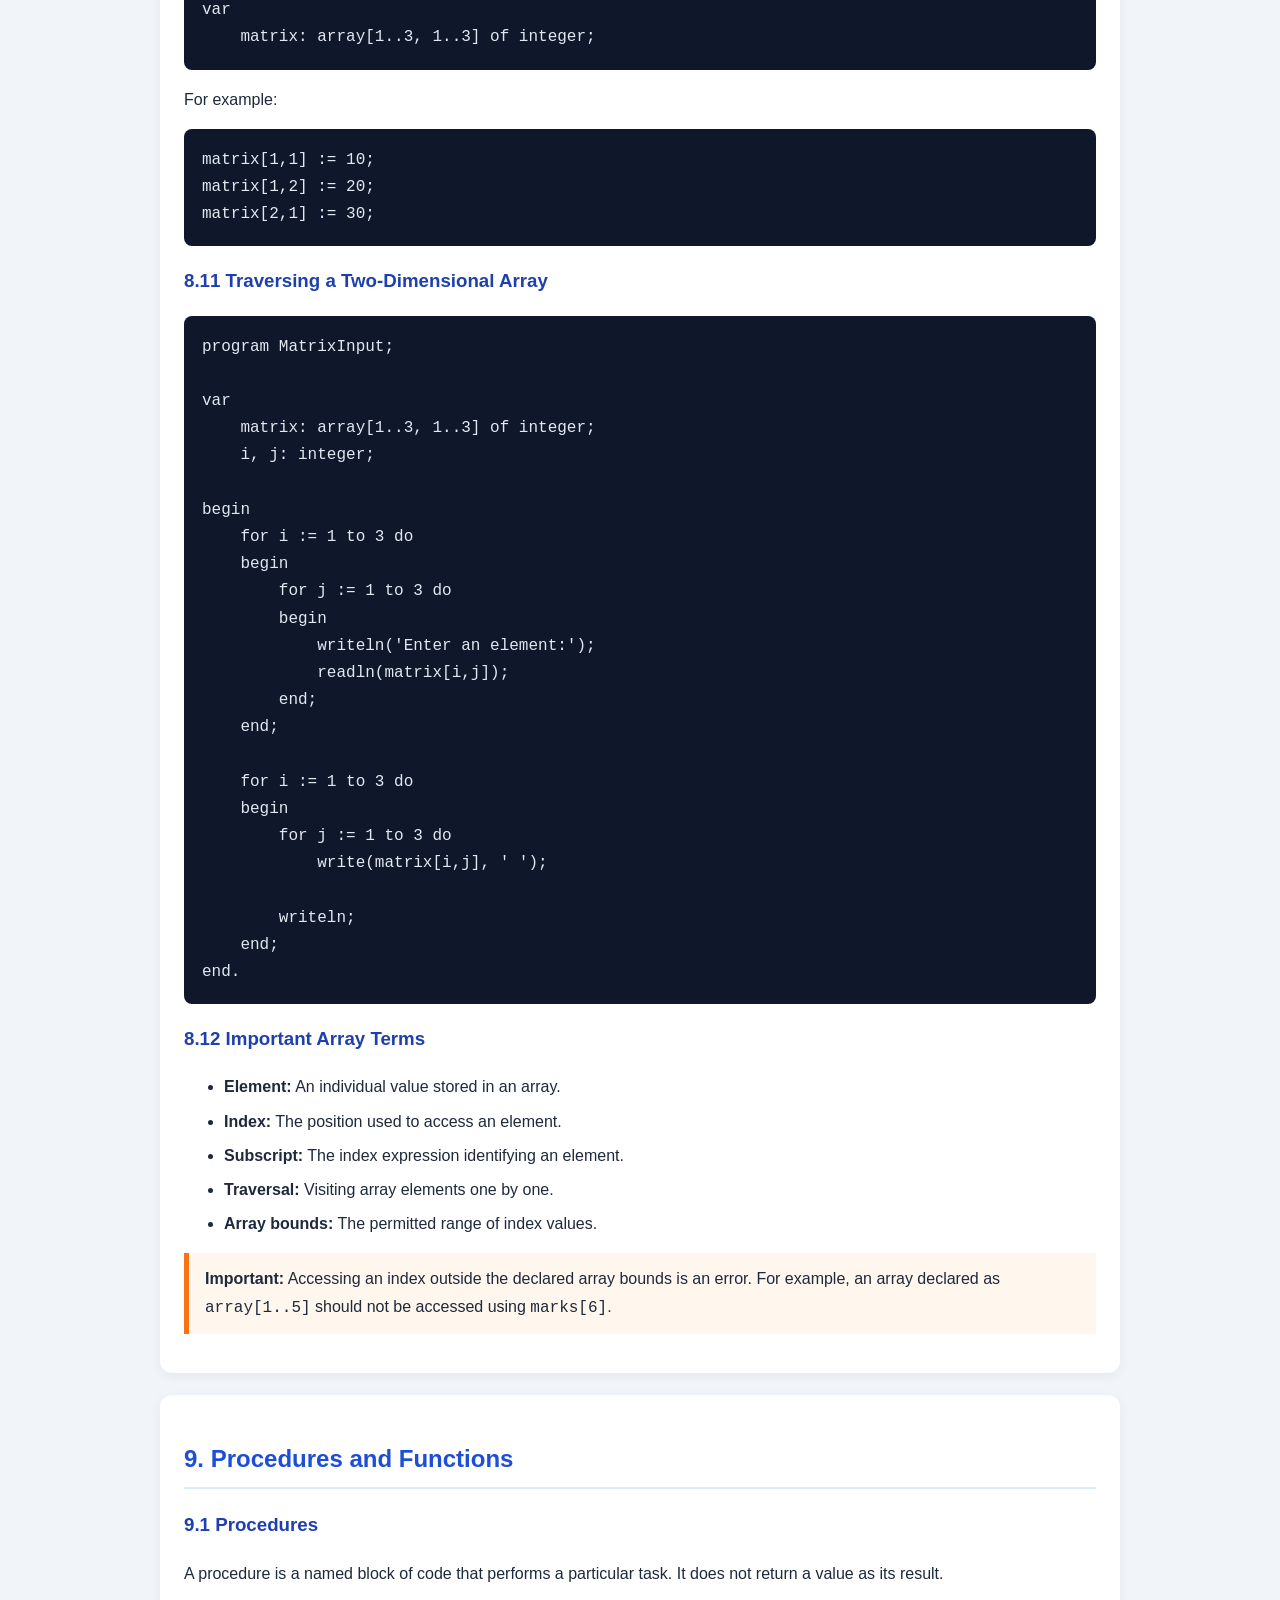
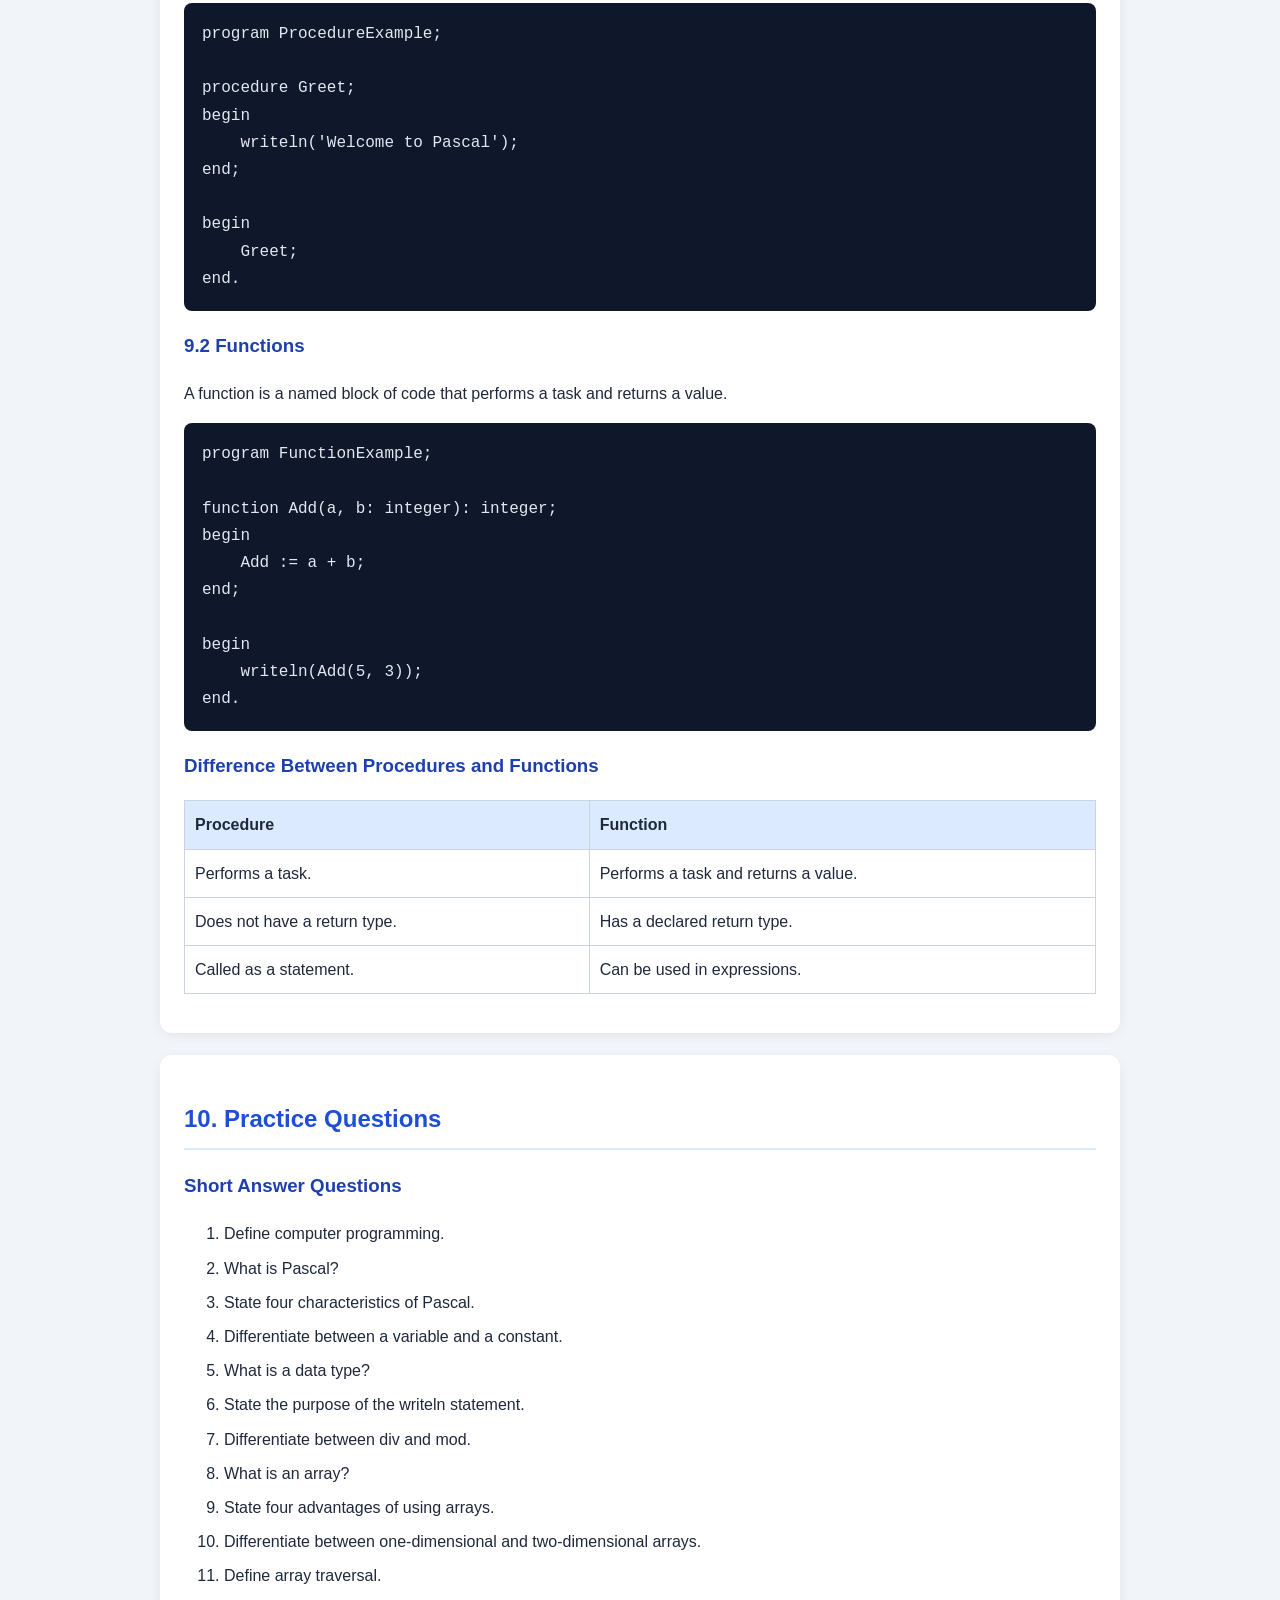
<file: ccs121.html>
<!DOCTYPE html>
<html lang="en">
<head>
    <meta charset="UTF-8">
    <meta name="viewport" content="width=device-width, initial-scale=1.0">
    <title>CCS 121 - Introduction to Programming</title>

    <style>
        * {
            box-sizing: border-box;
        }

        body {
            font-family: Arial, sans-serif;
            background: #f1f5f9;
            color: #1e293b;
            line-height: 1.7;
            margin: 0;
        }

        header {
            background: #172554;
            color: white;
            text-align: center;
            padding: 35px 15px;
        }

        header h1 {
            margin-bottom: 5px;
        }

        header p {
            color: #bfdbfe;
        }

        main {
            max-width: 1000px;
            margin: 25px auto;
            padding: 20px;
        }

        section {
            background: white;
            padding: 24px;
            margin-bottom: 22px;
            border-radius: 12px;
            box-shadow: 0 3px 12px rgba(0,0,0,0.06);
        }

        h2 {
            color: #1d4ed8;
            border-bottom: 2px solid #dbeafe;
            padding-bottom: 8px;
        }

        h3 {
            color: #1e40af;
        }

        pre {
            background: #0f172a;
            color: #e2e8f0;
            padding: 18px;
            border-radius: 8px;
            overflow-x: auto;
        }

        code {
            font-family: Consolas, monospace;
        }

        .important {
            background: #eff6ff;
            border-left: 5px solid #2563eb;
            padding: 12px 16px;
            margin: 15px 0;
        }

        .warning {
            background: #fff7ed;
            border-left: 5px solid #f97316;
            padding: 12px 16px;
            margin: 15px 0;
        }

        table {
            width: 100%;
            border-collapse: collapse;
            margin: 15px 0;
        }

        th, td {
            border: 1px solid #cbd5e1;
            padding: 10px;
            text-align: left;
        }

        th {
            background: #dbeafe;
        }

        li {
            margin-bottom: 7px;
        }

        footer {
            text-align: center;
            background: #172554;
            color: white;
            padding: 20px;
            margin-top: 30px;
        }
    </style>
</head>

<body>

<header>
    <h1>CCS 121</h1>
    <h2 style="color:white; border: none;">INTRODUCTION TO PROGRAMMING</h2>
    <p>Pascal Programming Language - Study Notes</p>
</header>

<main>

<section>
    <h2>1. Introduction to Programming</h2>

    <h3>1.1 Meaning of Programming</h3>
    <p>
        Programming is the process of writing instructions that tell a
        computer how to perform a particular task. These instructions
        are written using a programming language.
    </p>

    <h3>1.2 What is a Program?</h3>
    <p>
        A program is a sequence of instructions written to enable a
        computer to solve a problem or perform a specific task.
    </p>

    <h3>1.3 What is Pascal?</h3>
    <p>
        Pascal is a high-level, structured programming language
        developed by Niklaus Wirth. It is commonly used for teaching
        programming concepts such as variables, control structures,
        procedures, functions and arrays.
    </p>

    <h3>1.4 Characteristics of Pascal</h3>
    <ul>
        <li>It is a high-level programming language.</li>
        <li>It supports structured programming.</li>
        <li>It uses clearly defined data types.</li>
        <li>It supports procedures and functions.</li>
        <li>It supports arrays and other data structures.</li>
        <li>Its syntax encourages organized programs.</li>
    </ul>
</section>

<section>
    <h2>2. Structure of a Pascal Program</h2>

    <p>
        A Pascal program follows a structured arrangement of
        declarations and instructions.
    </p>

    <h3>Example</h3>

<pre><code>program HelloWorld;

begin
    writeln('Hello World');
end.</code></pre>

    <h3>Explanation</h3>
    <ul>
        <li><b>program HelloWorld;</b> - Gives the program its name.</li>
        <li><b>begin</b> - Marks the beginning of the main program block.</li>
        <li><b>writeln</b> - Displays information and moves to a new line.</li>
        <li><b>end.</b> - Marks the end of the program.</li>
    </ul>

    <div class="important">
        <b>Remember:</b> The full stop after the final <code>end.</code>
        marks the end of a Pascal program.
    </div>
</section>

<section>
    <h2>3. Variables and Constants</h2>

    <h3>3.1 Variables</h3>
    <p>
        A variable is a named memory location used to store data.
        Its value can change while a program is running.
    </p>

    <h3>Variable declaration</h3>

<pre><code>var
    age: integer;
    name: string;
    marks: real;</code></pre>

    <h3>3.2 Constants</h3>
    <p>
        A constant is a named value that does not change during
        normal program execution.
    </p>

<pre><code>const
    Pi = 3.142;
    University = 'Maseno University';</code></pre>

    <h3>3.3 Rules for Naming Variables</h3>
    <ul>
        <li>A name should begin with a letter.</li>
        <li>It should not contain spaces.</li>
        <li>It should not be a reserved Pascal keyword.</li>
        <li>Use meaningful names.</li>
    </ul>
</section>

<section>
    <h2>4. Data Types in Pascal</h2>

    <p>
        A data type determines the kind of value that a variable
        can store.
    </p>

    <table>
        <tr>
            <th>Data type</th>
            <th>Description</th>
            <th>Example</th>
        </tr>
        <tr>
            <td>Integer</td>
            <td>Whole numbers</td>
            <td>25, -10</td>
        </tr>
        <tr>
            <td>Real</td>
            <td>Numbers with decimal parts</td>
            <td>12.5, 3.14</td>
        </tr>
        <tr>
            <td>Char</td>
            <td>A single character</td>
            <td>'A', 'B'</td>
        </tr>
        <tr>
            <td>String</td>
            <td>A sequence of characters</td>
            <td>'Pascal'</td>
        </tr>
        <tr>
            <td>Boolean</td>
            <td>Logical values</td>
            <td>True, False</td>
        </tr>
    </table>

    <h3>Example</h3>

<pre><code>var
    age: integer;
    average: real;
    grade: char;
    passed: boolean;

begin
    age := 20;
    average := 75.5;
    grade := 'A';
    passed := true;
end.</code></pre>

    <div class="important">
        The assignment operator in Pascal is <code>:=</code>.
        For example, <code>age := 20;</code> assigns 20 to age.
    </div>
</section>

<section>
    <h2>5. Input and Output Statements</h2>

    <h3>5.1 Output using Write and Writeln</h3>
    <p>
        The <code>write</code> and <code>writeln</code> statements
        display information on the screen.
    </p>

<pre><code>begin
    write('Welcome');
    writeln(' to Pascal programming');
end.</code></pre>

    <h3>5.2 Input using Read and Readln</h3>
    <p>
        The <code>read</code> and <code>readln</code> statements
        receive information entered by the user.
    </p>

<pre><code>program StudentAge;

var
    age: integer;

begin
    writeln('Enter your age:');
    readln(age);

    writeln('Your age is ', age);
end.</code></pre>
</section>

<section>
    <h2>6. Operators and Expressions</h2>

    <p>
        Operators are symbols used to perform calculations,
        comparisons and logical operations.
    </p>

    <h3>6.1 Arithmetic Operators</h3>

    <table>
        <tr>
            <th>Operator</th>
            <th>Meaning</th>
            <th>Example</th>
        </tr>
        <tr><td>+</td><td>Addition</td><td>5 + 3 = 8</td></tr>
        <tr><td>-</td><td>Subtraction</td><td>5 - 3 = 2</td></tr>
        <tr><td>*</td><td>Multiplication</td><td>5 * 3 = 15</td></tr>
        <tr><td>/</td><td>Division</td><td>6 / 3 = 2</td></tr>
        <tr><td>div</td><td>Integer division</td><td>7 div 2 = 3</td></tr>
        <tr><td>mod</td><td>Remainder</td><td>7 mod 2 = 1</td></tr>
    </table>

    <h3>6.2 Relational Operators</h3>
    <ul>
        <li><code>=</code> Equal to</li>
        <li><code>&lt;&gt;</code> Not equal to</li>
        <li><code>&lt;</code> Less than</li>
        <li><code>&gt;</code> Greater than</li>
        <li><code>&lt;=</code> Less than or equal to</li>
        <li><code>&gt;=</code> Greater than or equal to</li>
    </ul>

    <h3>6.3 Logical Operators</h3>
    <ul>
        <li><code>and</code> - True when both conditions are true.</li>
        <li><code>or</code> - True when at least one condition is true.</li>
        <li><code>not</code> - Reverses a logical value.</li>
    </ul>
</section>

<section>
    <h2>7. Control Structures</h2>

    <p>
        Control structures determine the order in which instructions
        are executed in a program.
    </p>

    <h3>7.1 Sequence</h3>
    <p>
        Instructions are executed one after another in the order
        in which they appear.
    </p>

    <h3>7.2 Selection - If Statement</h3>

<pre><code>program CheckAge;

var
    age: integer;

begin
    writeln('Enter age:');
    readln(age);

    if age >= 18 then
        writeln('Adult')
    else
        writeln('Below 18');
end.</code></pre>

    <h3>7.3 Case Statement</h3>

<pre><code>program GradeChoice;

var
    grade: char;

begin
    writeln('Enter grade:');
    readln(grade);

    case grade of
        'A': writeln('Excellent');
        'B': writeln('Very Good');
        'C': writeln('Good');
    else
        writeln('Other grade');
    end;
end.</code></pre>

    <h3>7.4 Repetition - For Loop</h3>

<pre><code>program Counting;

var
    i: integer;

begin
    for i := 1 to 5 do
        writeln(i);
end.</code></pre>

    <h3>7.5 While Loop</h3>

<pre><code>program WhileExample;

var
    i: integer;

begin
    i := 1;

    while i <= 5 do
    begin
        writeln(i);
        i := i + 1;
    end;
end.</code></pre>

    <h3>7.6 Repeat Until Loop</h3>

<pre><code>program RepeatExample;

var
    i: integer;

begin
    i := 1;

    repeat
        writeln(i);
        i := i + 1;
    until i > 5;
end.</code></pre>
</section>

<section>
    <h2>8. Arrays in Pascal</h2>

    <div class="important">
        <b>Important topic:</b> Arrays allow a programmer to store
        several values of the same data type under one variable name.
    </div>

    <h3>8.1 Definition of an Array</h3>
    <p>
        An array is a collection of elements of the same data type,
        stored under one identifier and accessed using index values.
    </p>

    <h3>8.2 Why Arrays Are Used</h3>
    <ul>
        <li>To store many related values.</li>
        <li>To reduce the number of separate variables.</li>
        <li>To make processing of data easier.</li>
        <li>To make sorting and searching easier.</li>
    </ul>

    <h3>8.3 Declaring an Array</h3>

<pre><code>var
    marks: array[1..5] of integer;</code></pre>

    <p>Explanation:</p>
    <ul>
        <li><code>marks</code> is the array name.</li>
        <li><code>1..5</code> specifies the index range.</li>
        <li><code>integer</code> specifies the data type.</li>
    </ul>

    <p>
        This declaration creates five integer elements:
        marks[1], marks[2], marks[3], marks[4] and marks[5].
    </p>

    <h3>8.4 Assigning Values to Array Elements</h3>

<pre><code>program ArrayExample;

var
    marks: array[1..5] of integer;

begin
    marks[1] := 70;
    marks[2] := 65;
    marks[3] := 80;
    marks[4] := 55;
    marks[5] := 90;

    writeln(marks[1]);
end.</code></pre>

    <h3>8.5 Accessing Array Elements Using a Loop</h3>

<pre><code>program DisplayMarks;

var
    marks: array[1..5] of integer;
    i: integer;

begin
    for i := 1 to 5 do
    begin
        writeln('Enter mark:');
        readln(marks[i]);
    end;

    writeln('The marks are:');

    for i := 1 to 5 do
        writeln(marks[i]);
end.</code></pre>

    <h3>8.6 Finding the Sum of Array Elements</h3>

<pre><code>program SumArray;

var
    numbers: array[1..5] of integer;
    i, total: integer;

begin
    total := 0;

    for i := 1 to 5 do
    begin
        writeln('Enter a number:');
        readln(numbers[i]);

        total := total + numbers[i];
    end;

    writeln('Sum = ', total);
end.</code></pre>

    <p><b>Explanation:</b></p>
    <ol>
        <li>An array named numbers is declared.</li>
        <li>The variable total is initialized to zero.</li>
        <li>A loop accepts five numbers.</li>
        <li>Each number is added to total.</li>
        <li>The final sum is displayed.</li>
    </ol>

    <h3>8.7 Finding the Average of Array Elements</h3>

<pre><code>program AverageArray;

var
    numbers: array[1..5] of real;
    i: integer;
    total, average: real;

begin
    total := 0;

    for i := 1 to 5 do
    begin
        writeln('Enter a number:');
        readln(numbers[i]);

        total := total + numbers[i];
    end;

    average := total / 5;

    writeln('Average = ', average:0:2);
end.</code></pre>

    <h3>8.8 Finding the Largest Element</h3>

<pre><code>program LargestNumber;

var
    numbers: array[1..5] of integer;
    i, largest: integer;

begin
    for i := 1 to 5 do
    begin
        writeln('Enter a number:');
        readln(numbers[i]);
    end;

    largest := numbers[1];

    for i := 2 to 5 do
    begin
        if numbers[i] > largest then
            largest := numbers[i];
    end;

    writeln('Largest number = ', largest);
end.</code></pre>

    <h3>8.9 One-Dimensional Arrays</h3>
    <p>
        A one-dimensional array stores elements in a single sequence.
        Each element is accessed using one index.
    </p>

<pre><code>var
    ages: array[1..10] of integer;</code></pre>

    <h3>8.10 Two-Dimensional Arrays</h3>
    <p>
        A two-dimensional array stores data in rows and columns.
        It uses two indices to access an element.
    </p>

<pre><code>var
    matrix: array[1..3, 1..3] of integer;</code></pre>

    <p>For example:</p>

<pre><code>matrix[1,1] := 10;
matrix[1,2] := 20;
matrix[2,1] := 30;</code></pre>

    <h3>8.11 Traversing a Two-Dimensional Array</h3>

<pre><code>program MatrixInput;

var
    matrix: array[1..3, 1..3] of integer;
    i, j: integer;

begin
    for i := 1 to 3 do
    begin
        for j := 1 to 3 do
        begin
            writeln('Enter an element:');
            readln(matrix[i,j]);
        end;
    end;

    for i := 1 to 3 do
    begin
        for j := 1 to 3 do
            write(matrix[i,j], ' ');

        writeln;
    end;
end.</code></pre>

    <h3>8.12 Important Array Terms</h3>
    <ul>
        <li><b>Element:</b> An individual value stored in an array.</li>
        <li><b>Index:</b> The position used to access an element.</li>
        <li><b>Subscript:</b> The index expression identifying an element.</li>
        <li><b>Traversal:</b> Visiting array elements one by one.</li>
        <li><b>Array bounds:</b> The permitted range of index values.</li>
    </ul>

    <div class="warning">
        <b>Important:</b> Accessing an index outside the declared
        array bounds is an error. For example, an array declared as
        <code>array[1..5]</code> should not be accessed using
        <code>marks[6]</code>.
    </div>
</section>

<section>
    <h2>9. Procedures and Functions</h2>

    <h3>9.1 Procedures</h3>
    <p>
        A procedure is a named block of code that performs a
        particular task. It does not return a value as its result.
    </p>

<pre><code>program ProcedureExample;

procedure Greet;
begin
    writeln('Welcome to Pascal');
end;

begin
    Greet;
end.</code></pre>

    <h3>9.2 Functions</h3>
    <p>
        A function is a named block of code that performs a task
        and returns a value.
    </p>

<pre><code>program FunctionExample;

function Add(a, b: integer): integer;
begin
    Add := a + b;
end;

begin
    writeln(Add(5, 3));
end.</code></pre>

    <h3>Difference Between Procedures and Functions</h3>

    <table>
        <tr>
            <th>Procedure</th>
            <th>Function</th>
        </tr>
        <tr>
            <td>Performs a task.</td>
            <td>Performs a task and returns a value.</td>
        </tr>
        <tr>
            <td>Does not have a return type.</td>
            <td>Has a declared return type.</td>
        </tr>
        <tr>
            <td>Called as a statement.</td>
            <td>Can be used in expressions.</td>
        </tr>
    </table>
</section>

<section>
    <h2>10. Practice Questions</h2>

    <h3>Short Answer Questions</h3>
    <ol>
        <li>Define computer programming.</li>
        <li>What is Pascal?</li>
        <li>State four characteristics of Pascal.</li>
        <li>Differentiate between a variable and a constant.</li>
        <li>What is a data type?</li>
        <li>State the purpose of the writeln statement.</li>
        <li>Differentiate between div and mod.</li>
        <li>What is an array?</li>
        <li>State four advantages of using arrays.</li>
        <li>Differentiate between one-dimensional and two-dimensional arrays.</li>
        <li>Define array traversal.</li>
        <li>Differentiate between a procedure and a function.</li>
    </ol>

    <h3>Programming Exercises</h3>
    <ol>
        <li>
            Write a Pascal program that accepts two numbers and
            displays their sum.
        </li>
        <li>
            Write a program that determines whether an integer
            is even or odd.
        </li>
        <li>
            Write a program that displays numbers from 1 to 20
            using a for loop.
        </li>
        <li>
            Write a program that stores five student marks in an
            array and displays them.
        </li>
        <li>
            Write a program that calculates the sum of ten numbers
            stored in an array.
        </li>
        <li>
            Write a program that finds the largest number in an
            array of ten integers.
        </li>
        <li>
            Write a program that accepts elements of a 3 by 3
            matrix and displays them in rows and columns.
        </li>
    </ol>
</section>

<section>
    <h2>11. Selected Answers</h2>

    <h3>Question 1: Difference between div and mod</h3>
<pre><code>17 div 5 = 3
17 mod 5 = 2</code></pre>

    <p>
        <code>div</code> gives the integer quotient, while
        <code>mod</code> gives the remainder.
    </p>

    <h3>Question 2: Check whether a number is even or odd</h3>
<pre><code>program EvenOdd;

var
    number: integer;

begin
    writeln('Enter a number:');
    readln(number);

    if number mod 2 = 0 then
        writeln('Even number')
    else
        writeln('Odd number');
end.</code></pre>

    <h3>Question 3: Display numbers from 1 to 20</h3>
<pre><code>program DisplayNumbers;

var
    i: integer;

begin
    for i := 1 to 20 do
        writeln(i);
end.</code></pre>
</section>

<section>
    <h2>12. Revision Summary</h2>

    <ul>
        <li>Programming involves writing instructions for a computer.</li>
        <li>Pascal is a structured high-level programming language.</li>
        <li>Variables store values that can change.</li>
        <li>Constants represent values that remain fixed.</li>
        <li>Data types define the kind of values stored.</li>
        <li>Loops allow instructions to be repeated.</li>
        <li>Selection statements allow decisions in a program.</li>
        <li>Arrays store multiple values of the same data type.</li>
        <li>Procedures and functions help organize programs.</li>
    </ul>
</section>

</main>

<footer>
    <p>Aldin's Study Hub | CCS 121</p>
    <p>Introduction to Programming - Pascal</p>
</footer>

</body>
</html>
</file>
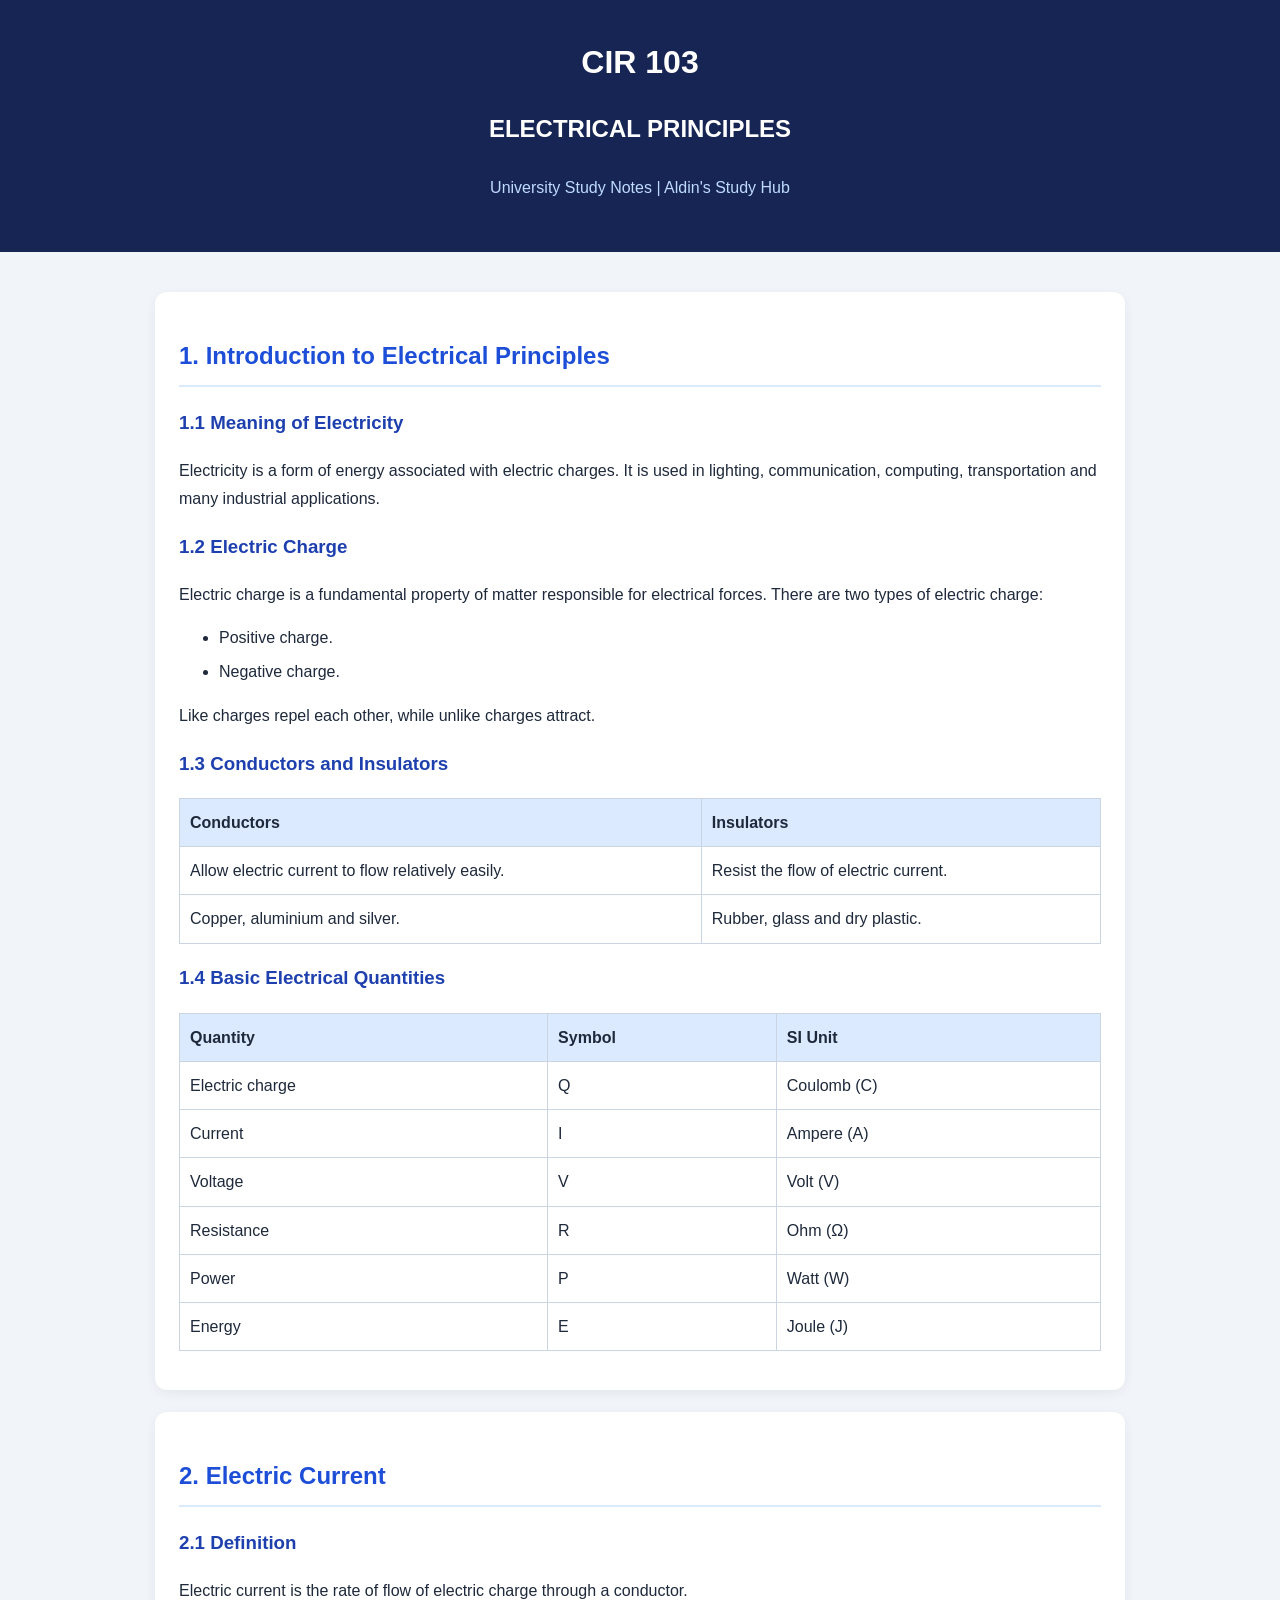
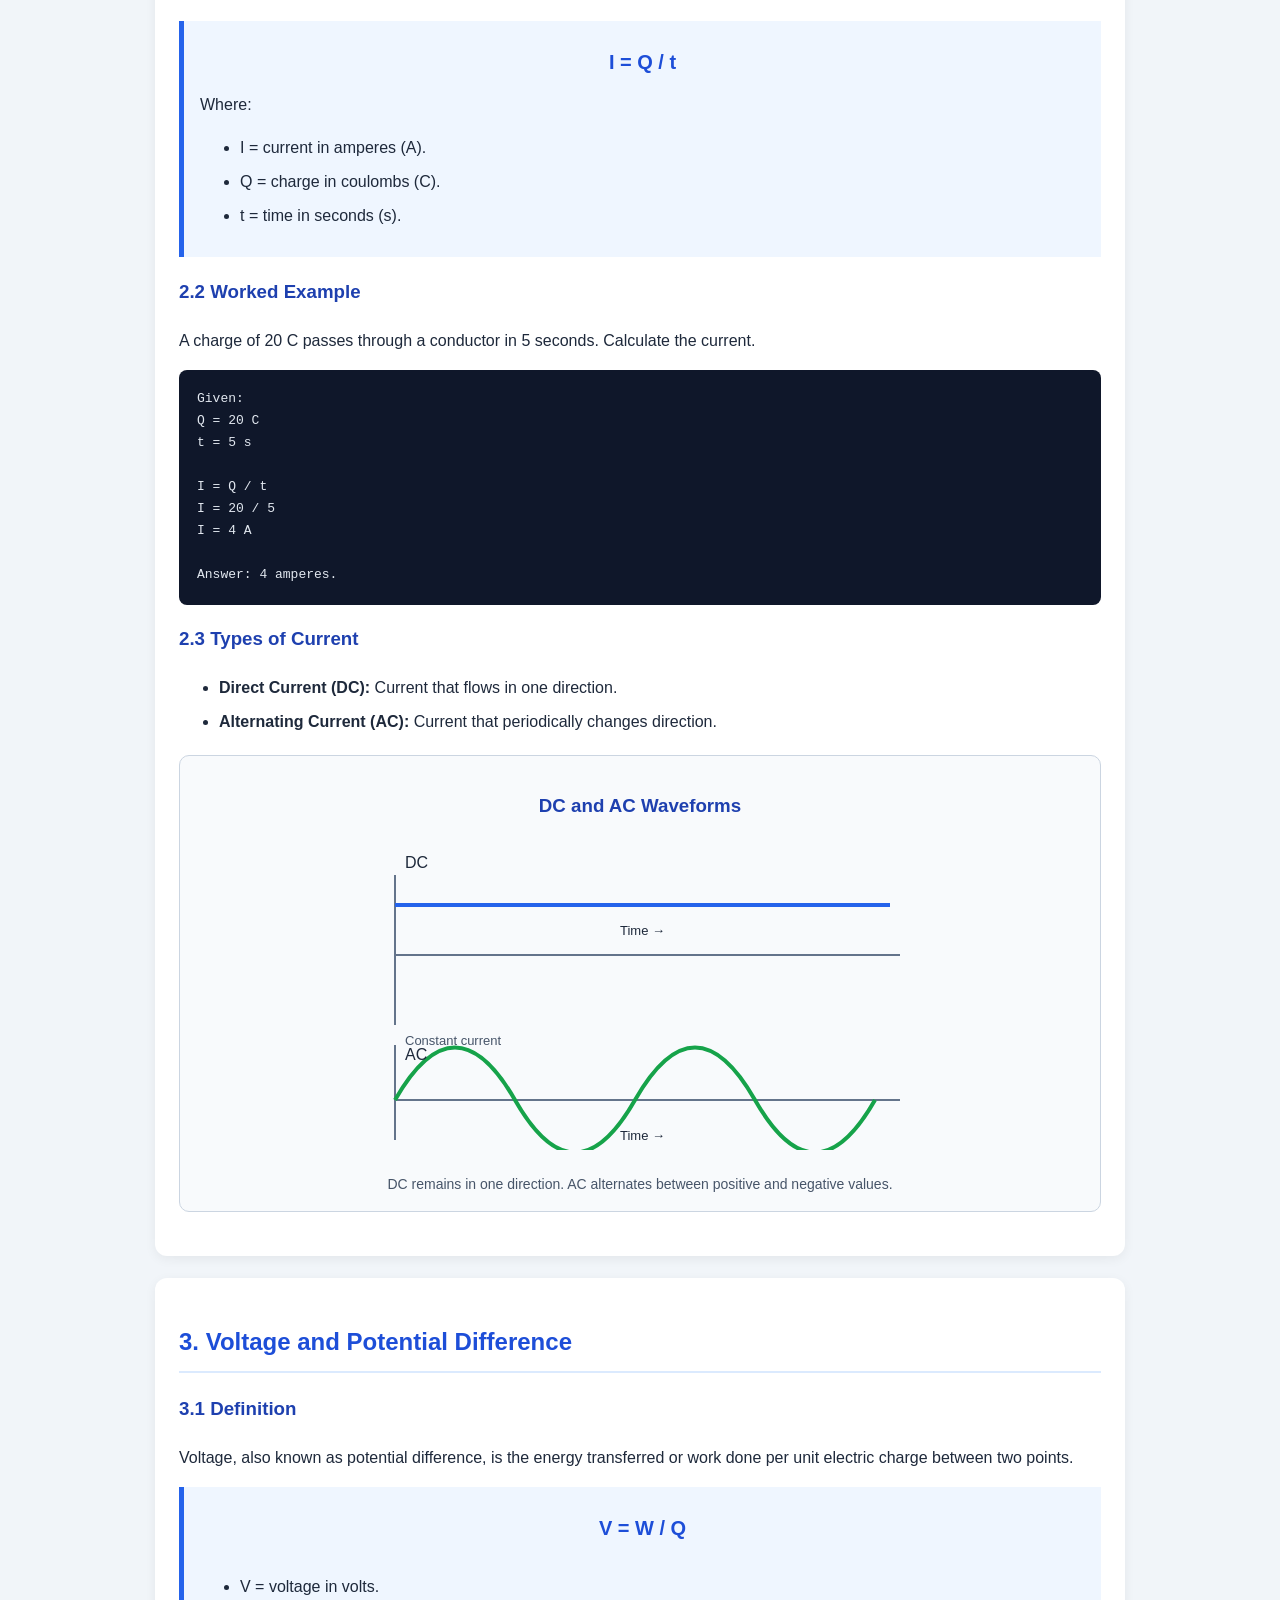
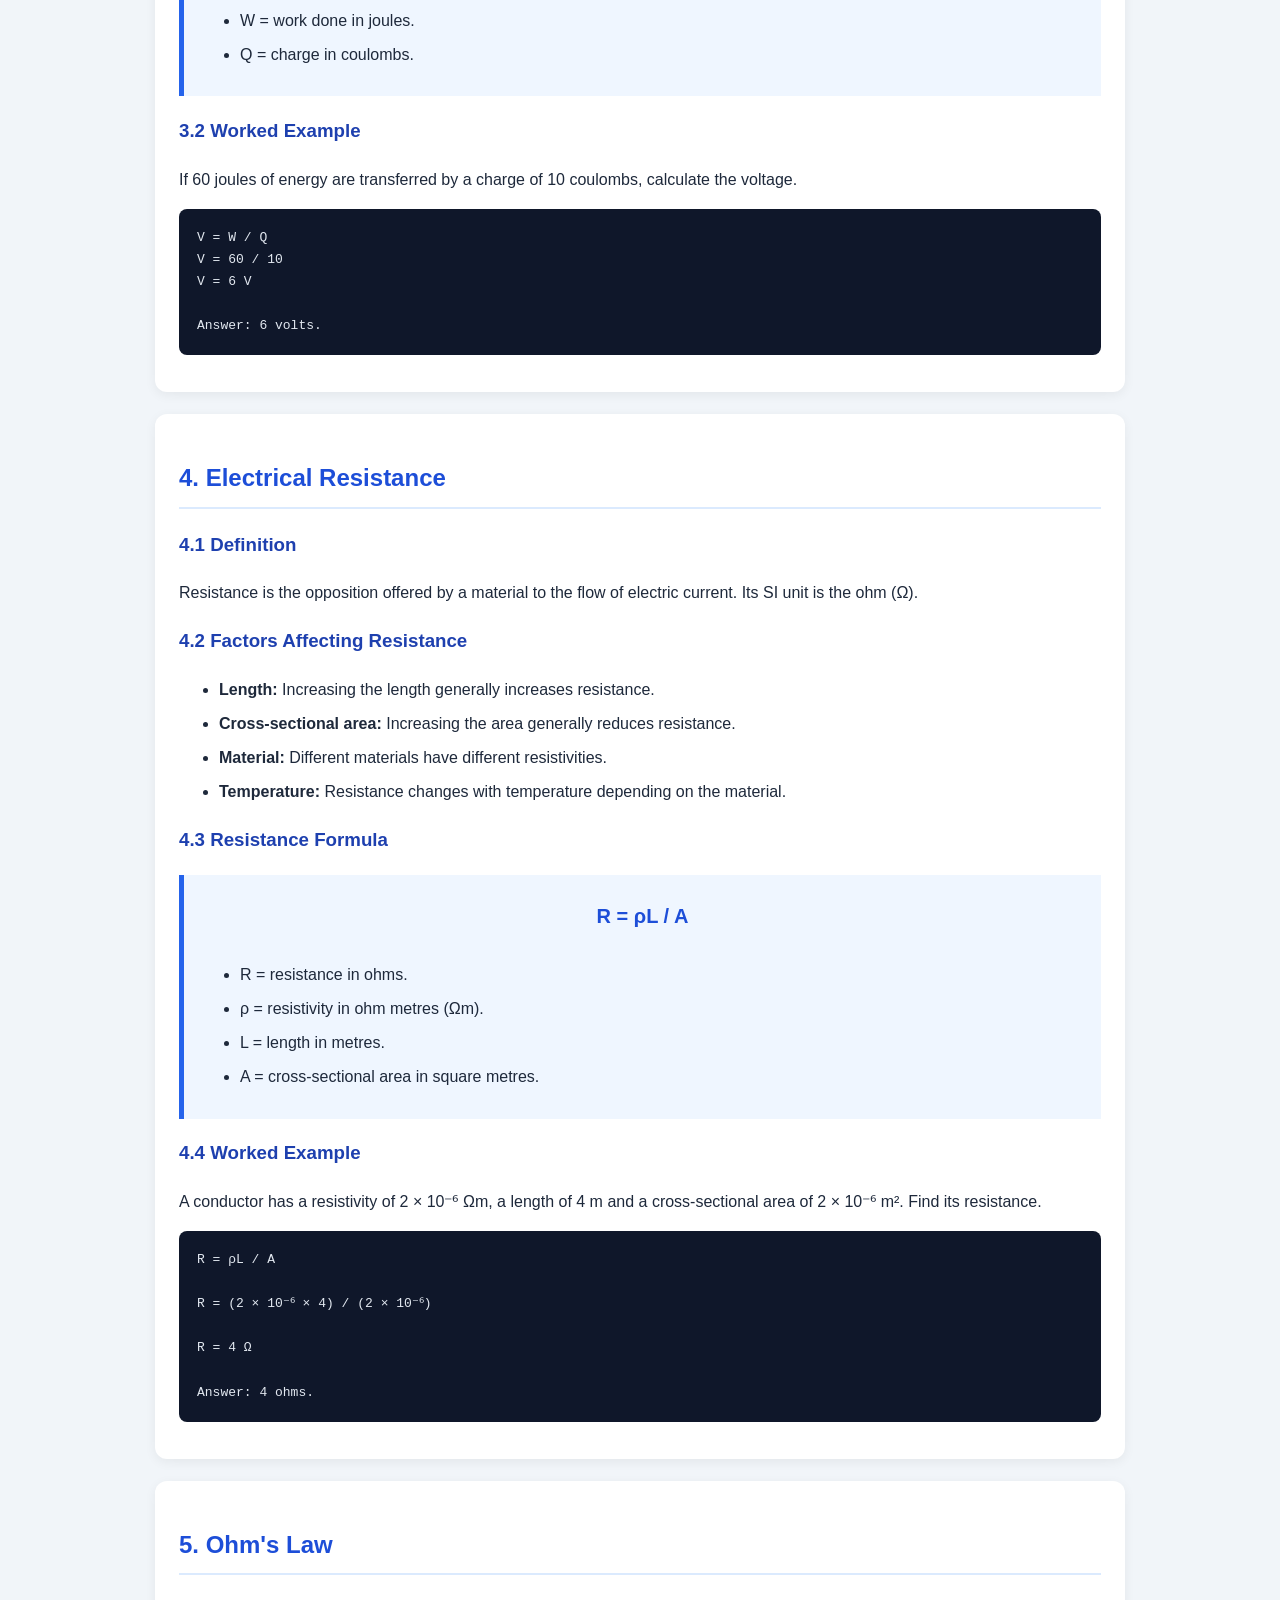
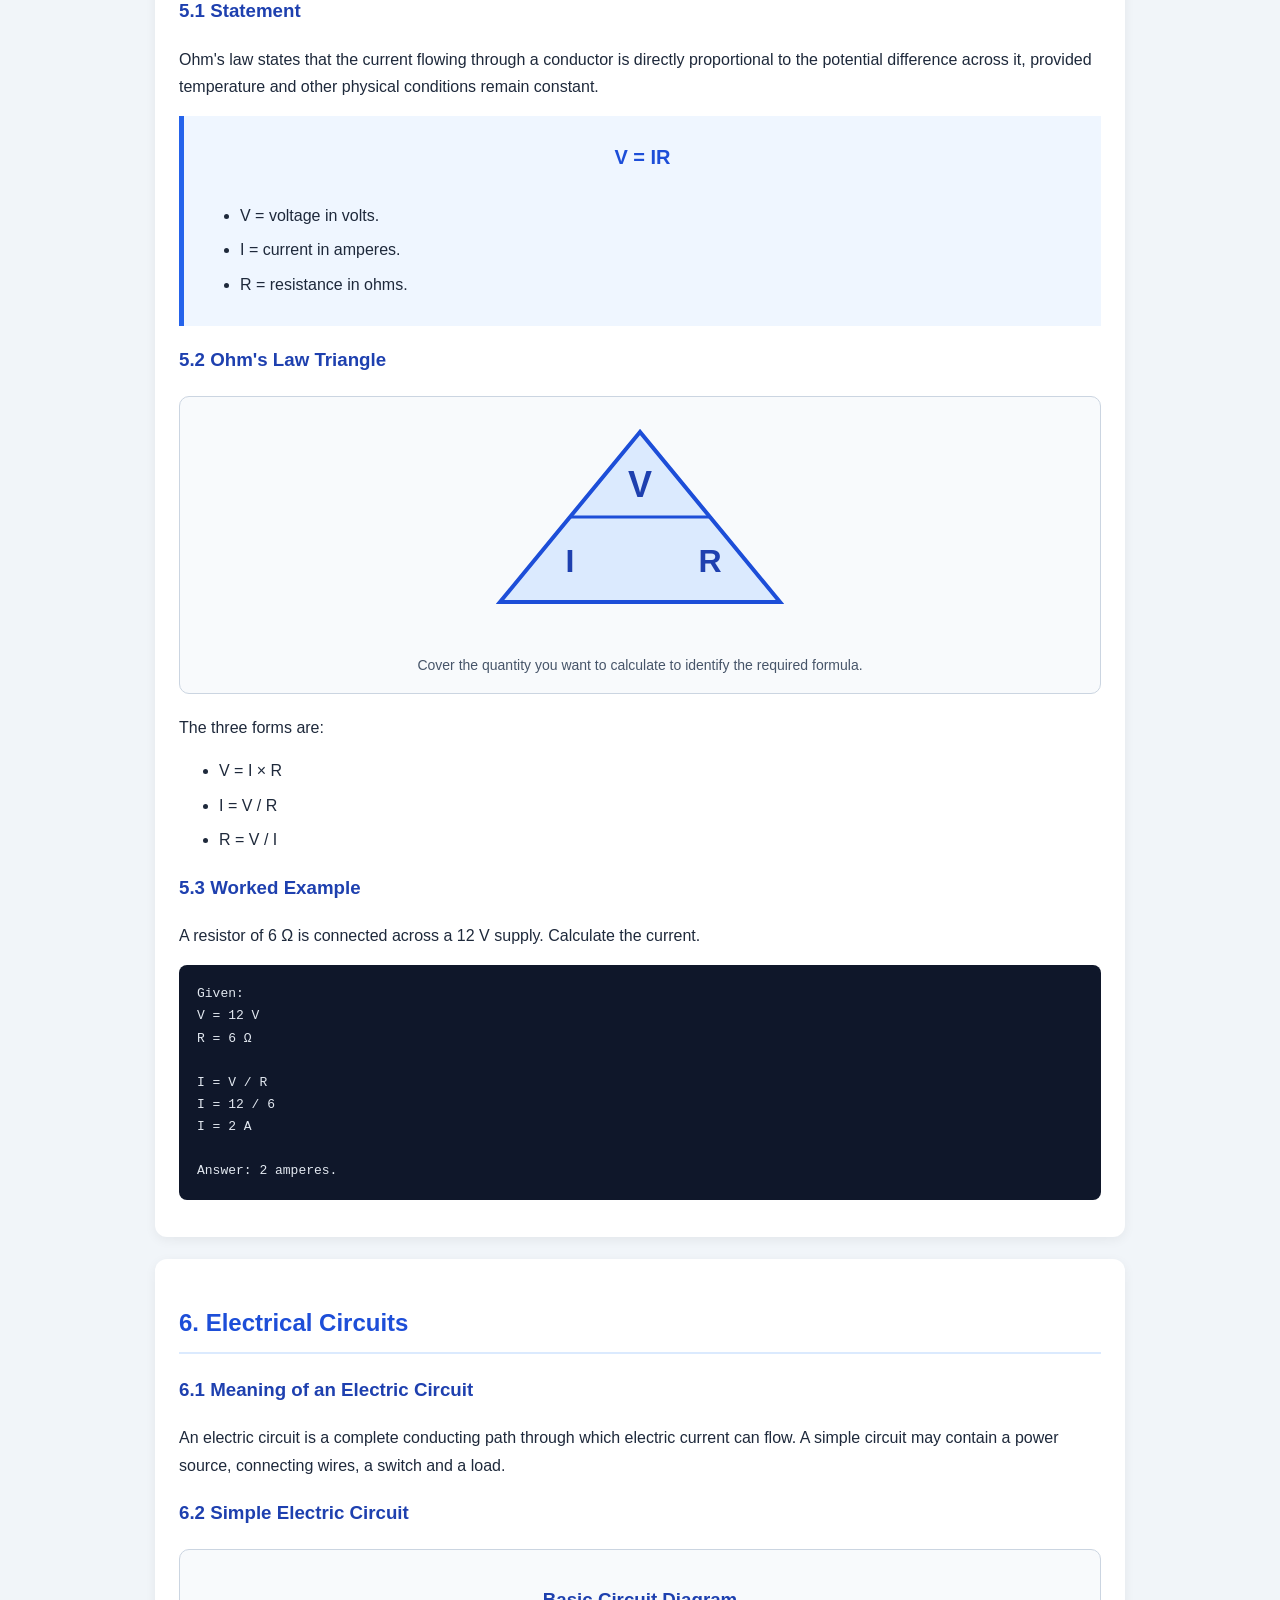
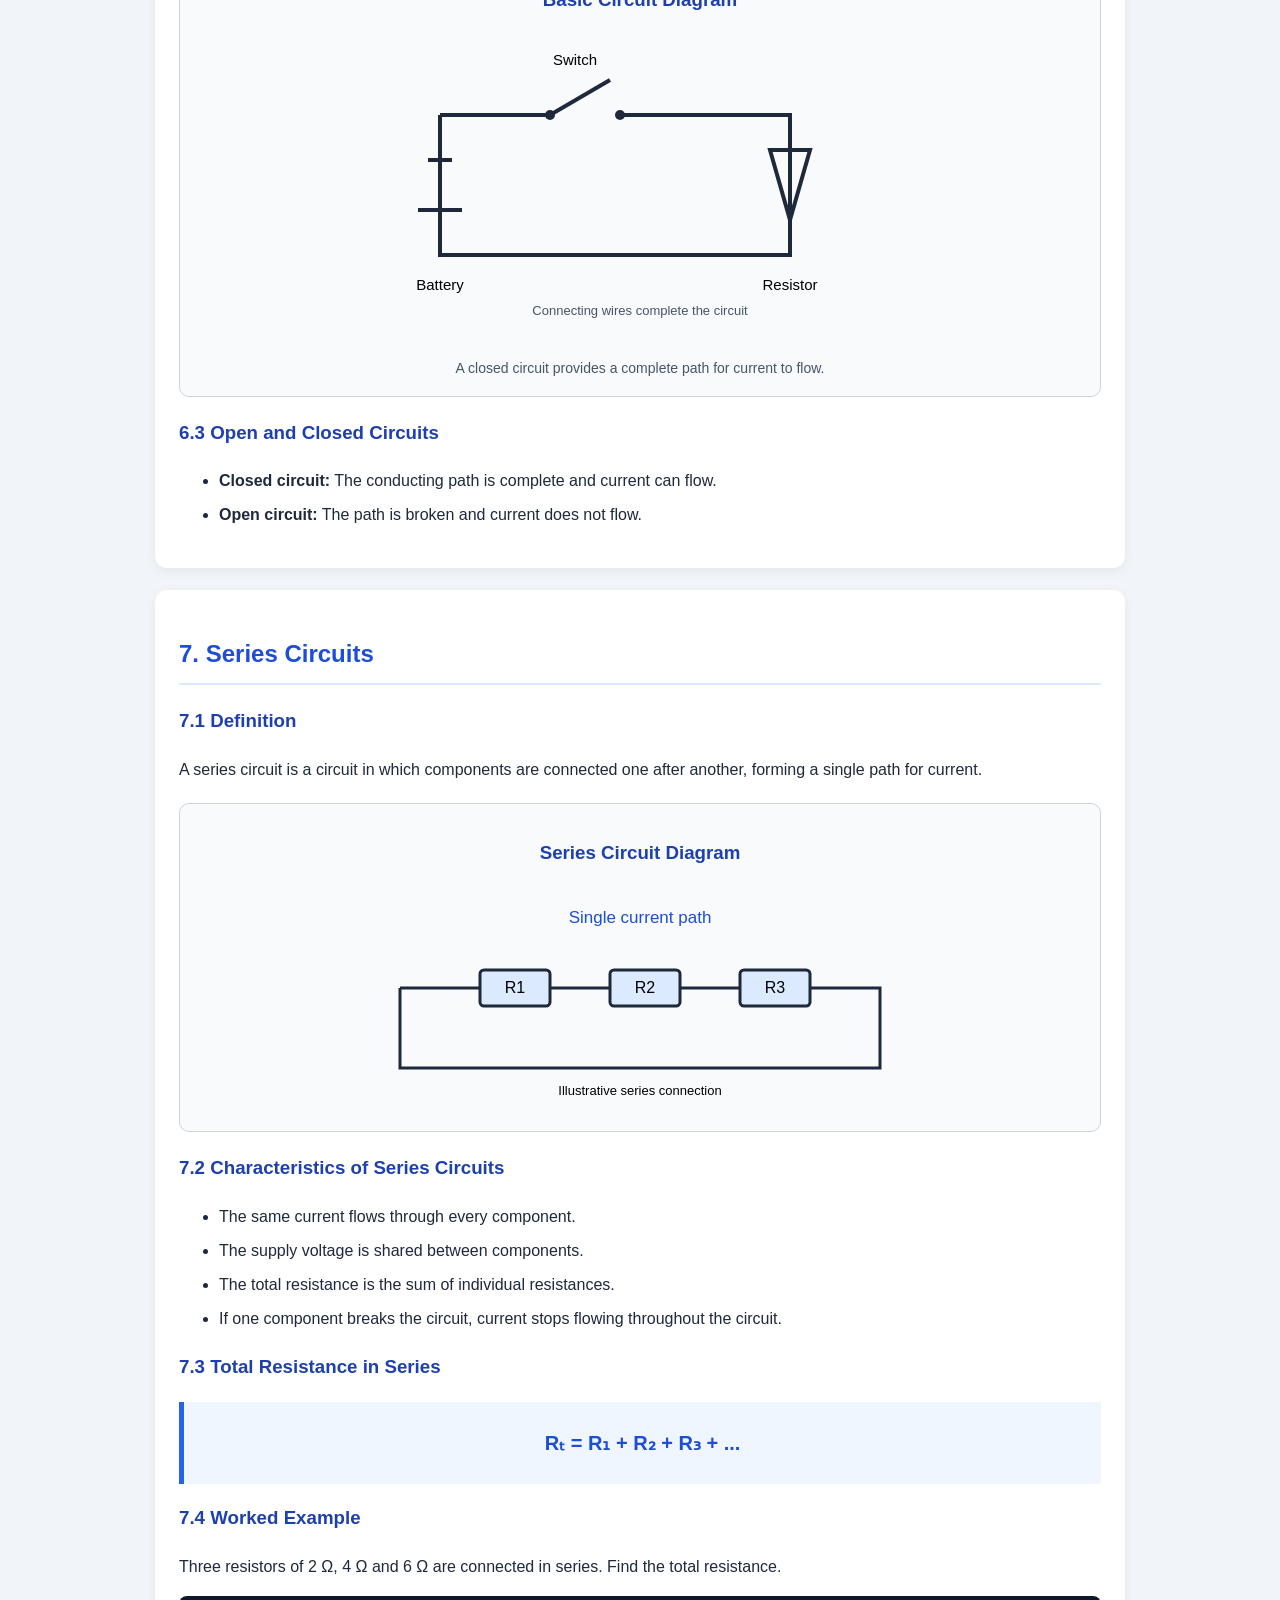
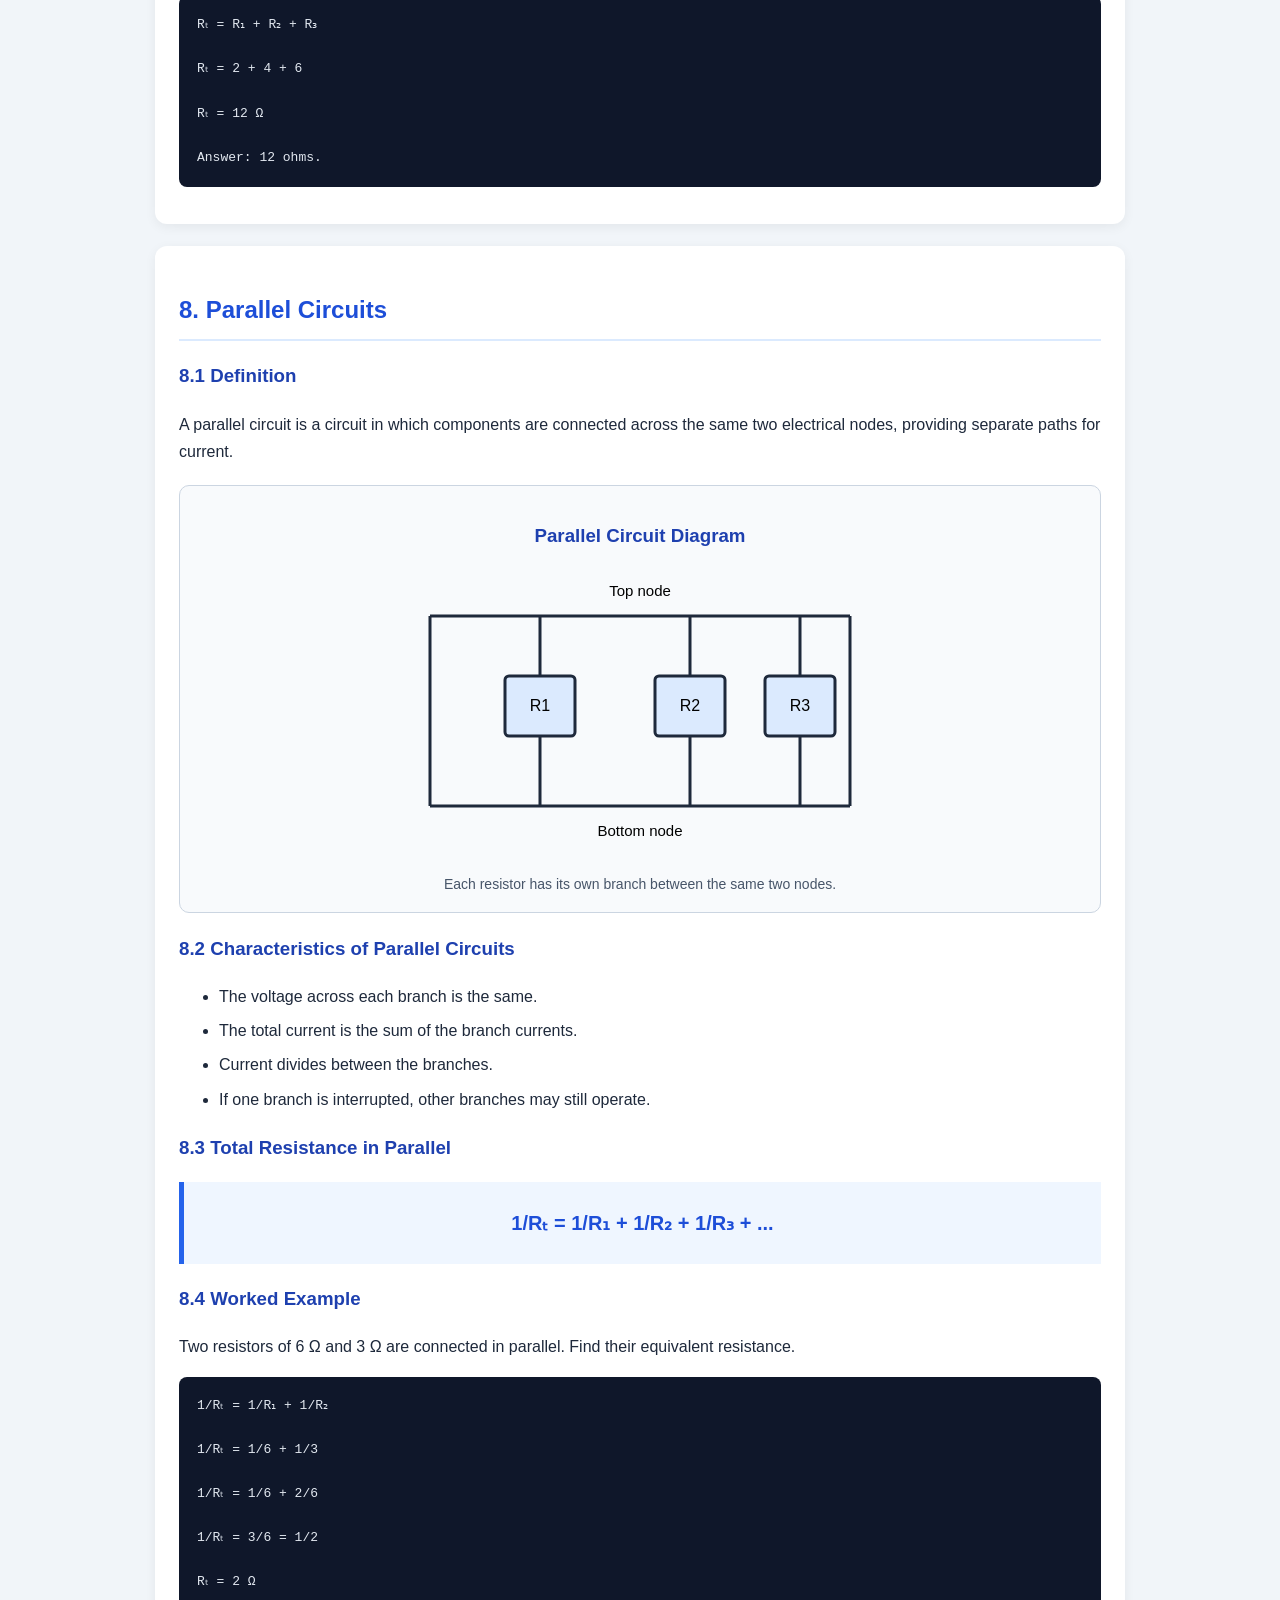
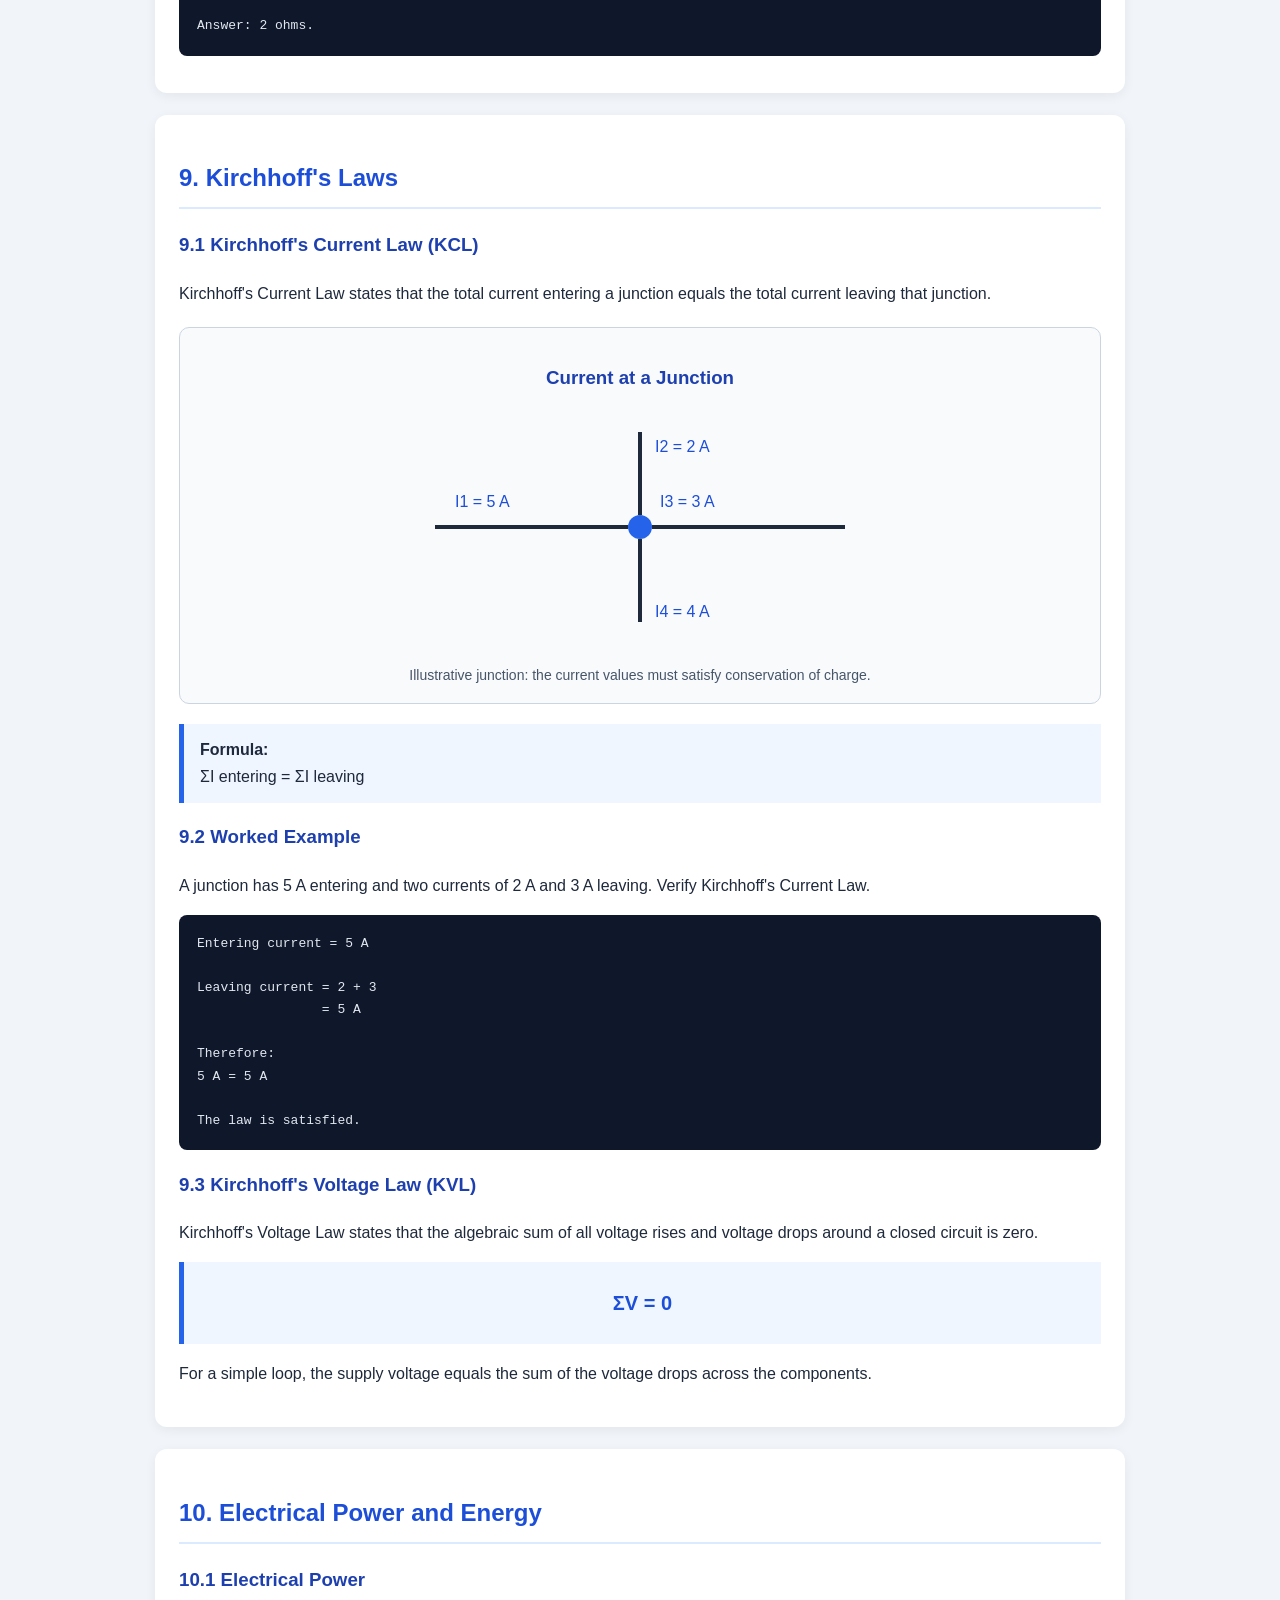
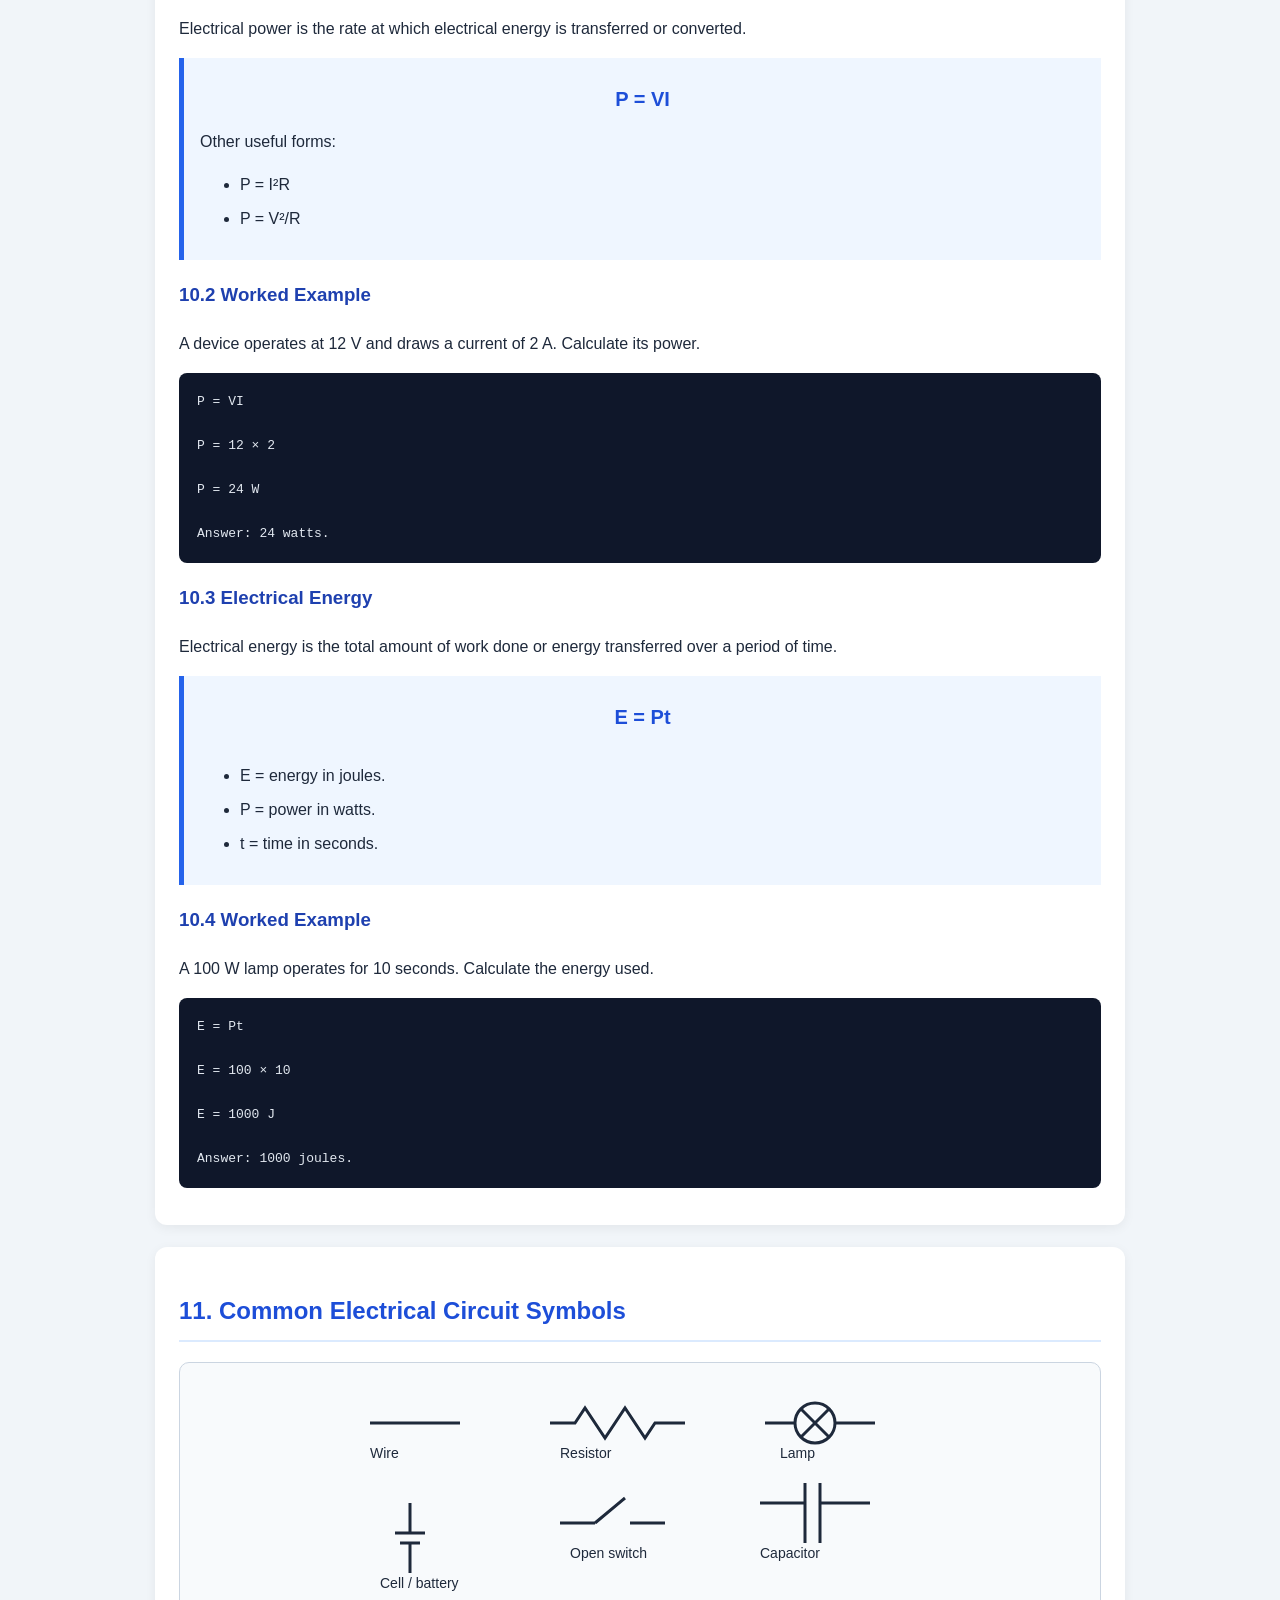
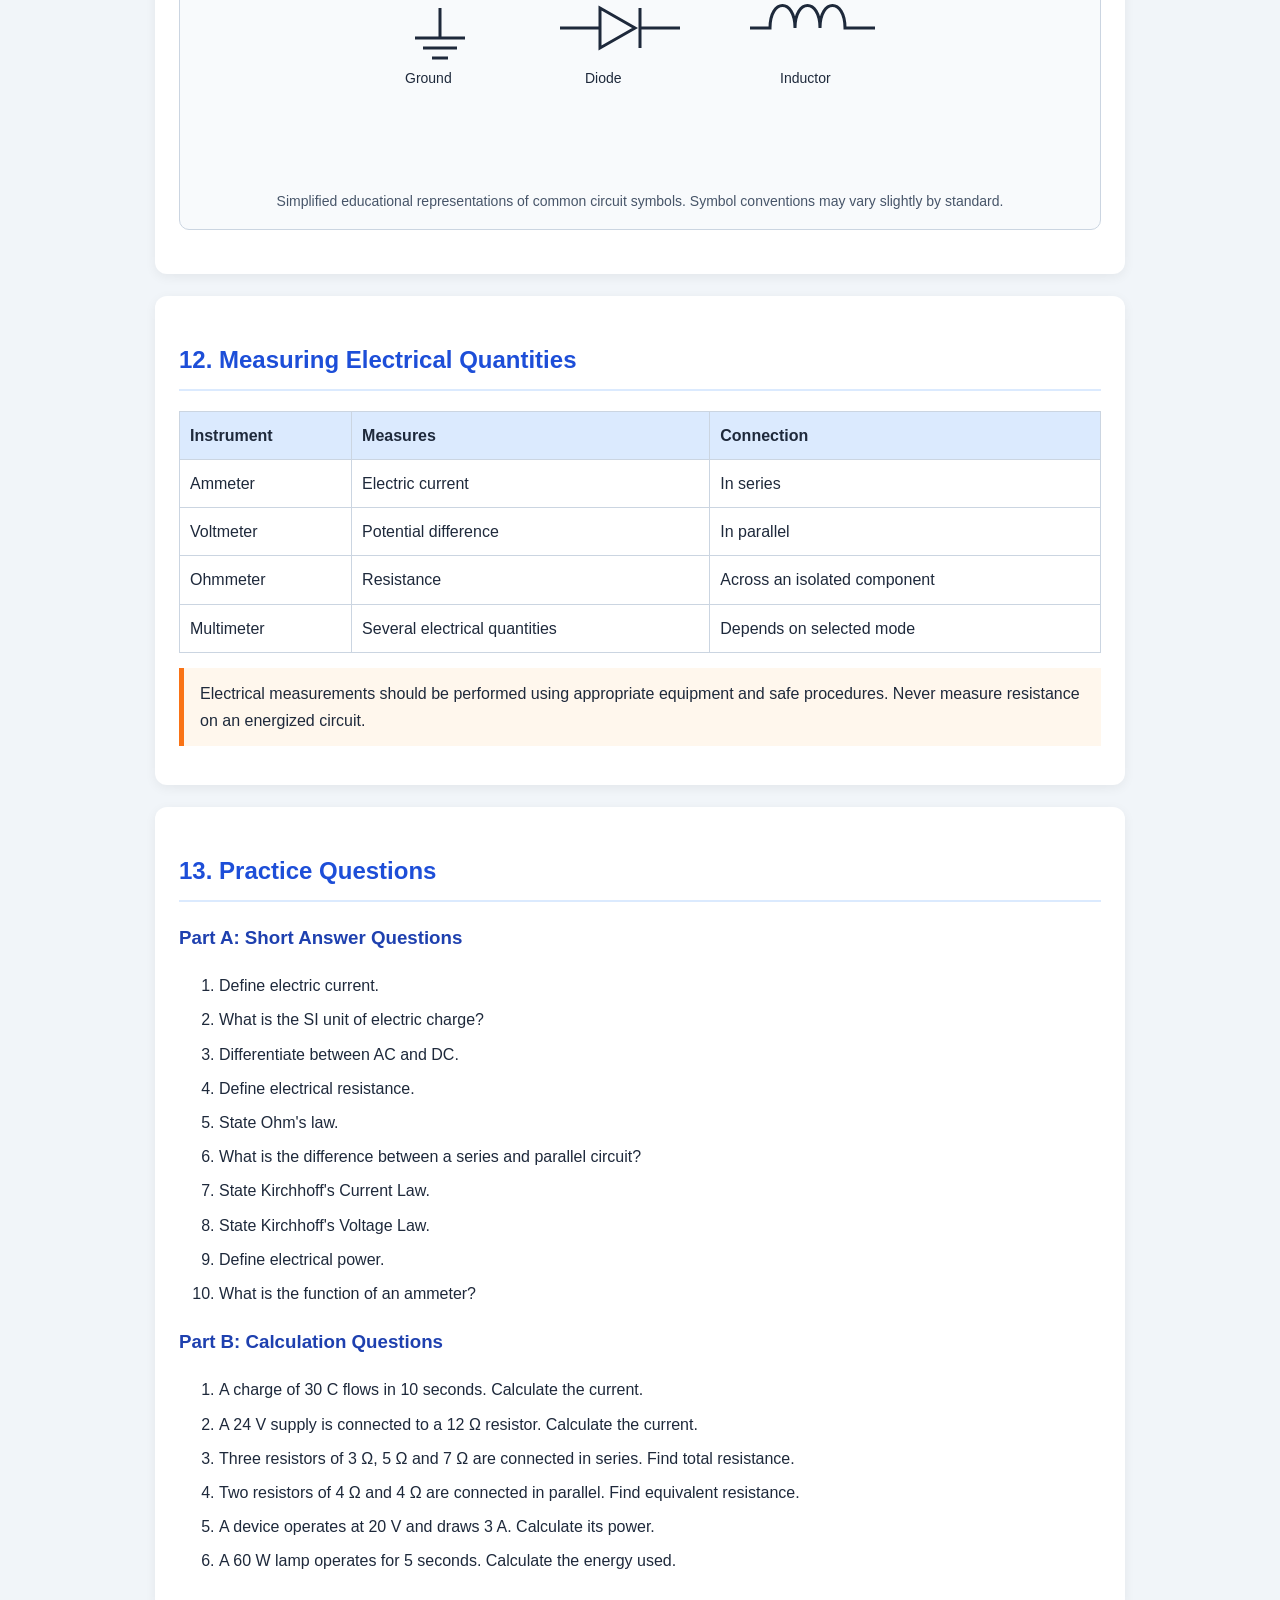
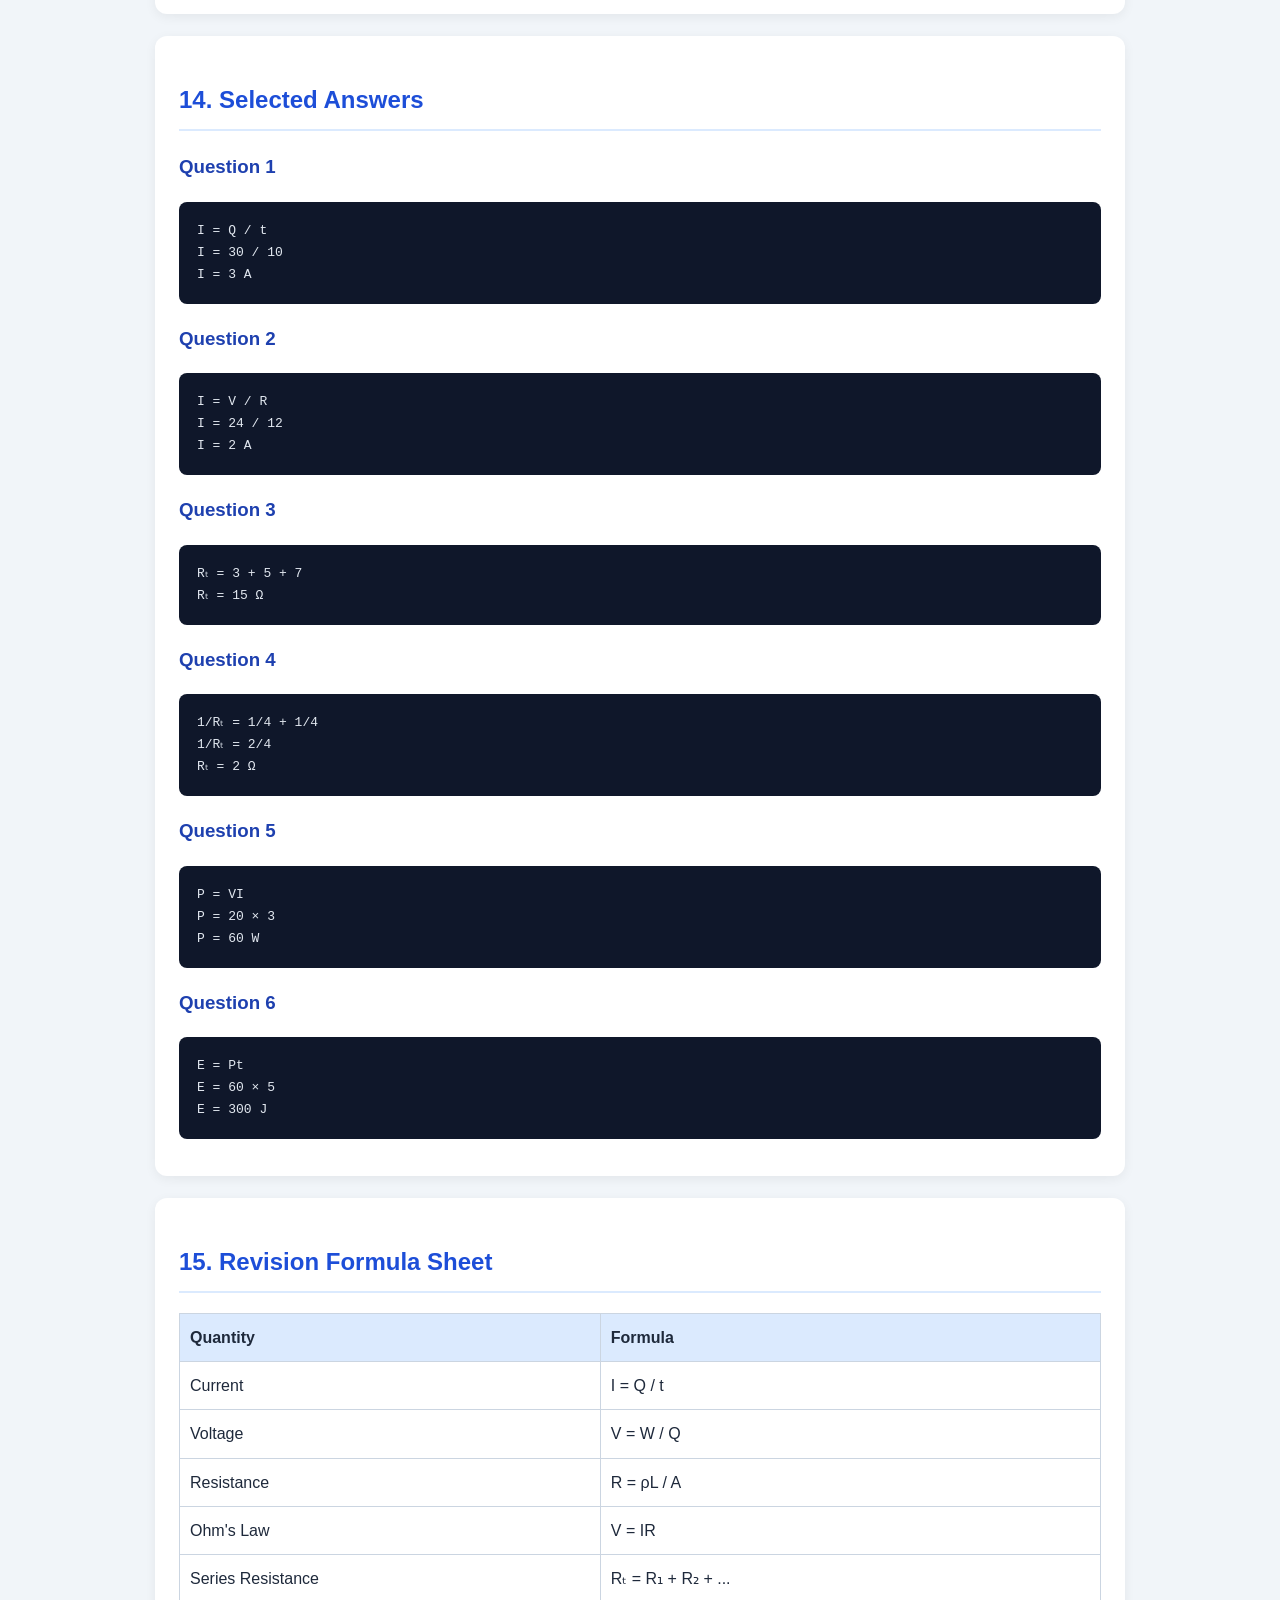
<file: cir103.html>
<!DOCTYPE html>
<html lang="en">
<head>
<meta charset="UTF-8">
<meta name="viewport" content="width=device-width, initial-scale=1.0">
<title>CIR 103 - Electrical Principles</title>

<style>
* {
    box-sizing: border-box;
}

body {
    margin: 0;
    font-family: Arial, sans-serif;
    background: #f1f5f9;
    color: #1e293b;
    line-height: 1.7;
}

header {
    background: #172554;
    color: white;
    text-align: center;
    padding: 35px 15px;
}

header h1 {
    margin: 0;
    font-size: 32px;
}

header h2 {
    color: white;
    border: none;
    margin-bottom: 5px;
}

header p {
    color: #bfdbfe;
}

main {
    max-width: 1000px;
    margin: 25px auto;
    padding: 15px;
}

section {
    background: white;
    padding: 24px;
    margin-bottom: 22px;
    border-radius: 12px;
    box-shadow: 0 3px 12px rgba(0,0,0,0.06);
}

h2 {
    color: #1d4ed8;
    border-bottom: 2px solid #dbeafe;
    padding-bottom: 8px;
}

h3 {
    color: #1e40af;
}

.diagram {
    background: #f8fafc;
    border: 1px solid #cbd5e1;
    border-radius: 10px;
    padding: 15px;
    margin: 20px 0;
    text-align: center;
    overflow-x: auto;
}

.diagram svg {
    max-width: 100%;
    height: auto;
}

.diagram p {
    color: #475569;
    font-size: 14px;
    margin-bottom: 0;
}

pre {
    background: #0f172a;
    color: #e2e8f0;
    padding: 18px;
    border-radius: 8px;
    overflow-x: auto;
}

code {
    font-family: Consolas, monospace;
}

.important {
    background: #eff6ff;
    border-left: 5px solid #2563eb;
    padding: 12px 16px;
    margin: 15px 0;
}

.warning {
    background: #fff7ed;
    border-left: 5px solid #f97316;
    padding: 12px 16px;
    margin: 15px 0;
}

table {
    width: 100%;
    border-collapse: collapse;
    margin: 15px 0;
}

th, td {
    border: 1px solid #cbd5e1;
    padding: 10px;
    text-align: left;
}

th {
    background: #dbeafe;
}

li {
    margin-bottom: 7px;
}

.formula {
    text-align: center;
    font-size: 20px;
    font-weight: bold;
    color: #1d4ed8;
    padding: 12px;
}

footer {
    background: #172554;
    color: white;
    text-align: center;
    padding: 20px;
}

@media (max-width: 600px) {
    section {
        padding: 16px;
    }

    table {
        font-size: 13px;
    }
}
</style>
</head>

<body>

<header>
    <h1>CIR 103</h1>
    <h2>ELECTRICAL PRINCIPLES</h2>
    <p>University Study Notes | Aldin's Study Hub</p>
</header>

<main>

<section>
<h2>1. Introduction to Electrical Principles</h2>

<h3>1.1 Meaning of Electricity</h3>
<p>
Electricity is a form of energy associated with electric charges.
It is used in lighting, communication, computing, transportation
and many industrial applications.
</p>

<h3>1.2 Electric Charge</h3>
<p>
Electric charge is a fundamental property of matter responsible
for electrical forces. There are two types of electric charge:
</p>
<ul>
<li>Positive charge.</li>
<li>Negative charge.</li>
</ul>

<p>Like charges repel each other, while unlike charges attract.</p>

<h3>1.3 Conductors and Insulators</h3>

<table>
<tr>
<th>Conductors</th>
<th>Insulators</th>
</tr>
<tr>
<td>Allow electric current to flow relatively easily.</td>
<td>Resist the flow of electric current.</td>
</tr>
<tr>
<td>Copper, aluminium and silver.</td>
<td>Rubber, glass and dry plastic.</td>
</tr>
</table>

<h3>1.4 Basic Electrical Quantities</h3>

<table>
<tr>
<th>Quantity</th>
<th>Symbol</th>
<th>SI Unit</th>
</tr>
<tr><td>Electric charge</td><td>Q</td><td>Coulomb (C)</td></tr>
<tr><td>Current</td><td>I</td><td>Ampere (A)</td></tr>
<tr><td>Voltage</td><td>V</td><td>Volt (V)</td></tr>
<tr><td>Resistance</td><td>R</td><td>Ohm (Ω)</td></tr>
<tr><td>Power</td><td>P</td><td>Watt (W)</td></tr>
<tr><td>Energy</td><td>E</td><td>Joule (J)</td></tr>
</table>
</section>

<section>
<h2>2. Electric Current</h2>

<h3>2.1 Definition</h3>
<p>
Electric current is the rate of flow of electric charge through
a conductor.
</p>

<div class="important">
<div class="formula">I = Q / t</div>
Where:
<ul>
<li>I = current in amperes (A).</li>
<li>Q = charge in coulombs (C).</li>
<li>t = time in seconds (s).</li>
</ul>
</div>

<h3>2.2 Worked Example</h3>
<p>
A charge of 20 C passes through a conductor in 5 seconds.
Calculate the current.
</p>

<pre>
Given:
Q = 20 C
t = 5 s

I = Q / t
I = 20 / 5
I = 4 A

Answer: 4 amperes.
</pre>

<h3>2.3 Types of Current</h3>

<ul>
<li><b>Direct Current (DC):</b> Current that flows in one direction.</li>
<li><b>Alternating Current (AC):</b> Current that periodically changes direction.</li>
</ul>

<div class="diagram">
<h3>DC and AC Waveforms</h3>
<svg viewBox="0 0 600 310" width="600" role="img"
aria-label="Comparison of direct current and alternating current waveforms">

<line x1="55" y1="115" x2="560" y2="115" stroke="#64748b" stroke-width="2"/>
<line x1="55" y1="35" x2="55" y2="185" stroke="#64748b" stroke-width="2"/>
<path d="M55 65 L550 65" stroke="#2563eb" stroke-width="4" fill="none"/>
<text x="65" y="28" font-size="16" fill="#1e293b">DC</text>
<text x="280" y="95" font-size="13" fill="#1e293b">Time →</text>
<text x="65" y="205" font-size="13" fill="#475569">Constant current</text>

<line x1="55" y1="260" x2="560" y2="260" stroke="#64748b" stroke-width="2"/>
<line x1="55" y1="205" x2="55" y2="300" stroke="#64748b" stroke-width="2"/>
<path d="M55 260
C95 190 135 190 175 260
S255 330 295 260
S375 190 415 260
S495 330 535 260"
stroke="#16a34a" stroke-width="4" fill="none"/>
<text x="65" y="220" font-size="16" fill="#1e293b">AC</text>
<text x="280" y="300" font-size="13" fill="#1e293b">Time →</text>
</svg>
<p>DC remains in one direction. AC alternates between positive and negative values.</p>
</div>
</section>

<section>
<h2>3. Voltage and Potential Difference</h2>

<h3>3.1 Definition</h3>
<p>
Voltage, also known as potential difference, is the energy
transferred or work done per unit electric charge between
two points.
</p>

<div class="important">
<div class="formula">V = W / Q</div>
<ul>
<li>V = voltage in volts.</li>
<li>W = work done in joules.</li>
<li>Q = charge in coulombs.</li>
</ul>
</div>

<h3>3.2 Worked Example</h3>
<p>
If 60 joules of energy are transferred by a charge of
10 coulombs, calculate the voltage.
</p>

<pre>
V = W / Q
V = 60 / 10
V = 6 V

Answer: 6 volts.
</pre>
</section>

<section>
<h2>4. Electrical Resistance</h2>

<h3>4.1 Definition</h3>
<p>
Resistance is the opposition offered by a material to the
flow of electric current. Its SI unit is the ohm (Ω).
</p>

<h3>4.2 Factors Affecting Resistance</h3>
<ul>
<li><b>Length:</b> Increasing the length generally increases resistance.</li>
<li><b>Cross-sectional area:</b> Increasing the area generally reduces resistance.</li>
<li><b>Material:</b> Different materials have different resistivities.</li>
<li><b>Temperature:</b> Resistance changes with temperature depending on the material.</li>
</ul>

<h3>4.3 Resistance Formula</h3>

<div class="important">
<div class="formula">R = ρL / A</div>
<ul>
<li>R = resistance in ohms.</li>
<li>ρ = resistivity in ohm metres (Ωm).</li>
<li>L = length in metres.</li>
<li>A = cross-sectional area in square metres.</li>
</ul>
</div>

<h3>4.4 Worked Example</h3>
<p>
A conductor has a resistivity of 2 × 10⁻⁶ Ωm,
a length of 4 m and a cross-sectional area of
2 × 10⁻⁶ m². Find its resistance.
</p>

<pre>
R = ρL / A

R = (2 × 10⁻⁶ × 4) / (2 × 10⁻⁶)

R = 4 Ω

Answer: 4 ohms.
</pre>
</section>

<section>
<h2>5. Ohm's Law</h2>

<h3>5.1 Statement</h3>
<p>
Ohm's law states that the current flowing through a conductor
is directly proportional to the potential difference across it,
provided temperature and other physical conditions remain constant.
</p>

<div class="important">
<div class="formula">V = IR</div>
<ul>
<li>V = voltage in volts.</li>
<li>I = current in amperes.</li>
<li>R = resistance in ohms.</li>
</ul>
</div>

<h3>5.2 Ohm's Law Triangle</h3>

<div class="diagram">
<svg viewBox="0 0 360 220" width="360" role="img"
aria-label="Ohm's law triangle showing V above I and R">

<path d="M180 20 L40 190 L320 190 Z"
fill="#dbeafe" stroke="#1d4ed8" stroke-width="4"/>
<path d="M110 105 L250 105" stroke="#1d4ed8" stroke-width="3"/>
<text x="180" y="85" text-anchor="middle"
font-size="36" font-weight="bold" fill="#1e40af">V</text>
<text x="110" y="160" text-anchor="middle"
font-size="32" font-weight="bold" fill="#1e40af">I</text>
<text x="250" y="160" text-anchor="middle"
font-size="32" font-weight="bold" fill="#1e40af">R</text>
</svg>
<p>Cover the quantity you want to calculate to identify the required formula.</p>
</div>

<p>The three forms are:</p>
<ul>
<li>V = I × R</li>
<li>I = V / R</li>
<li>R = V / I</li>
</ul>

<h3>5.3 Worked Example</h3>
<p>
A resistor of 6 Ω is connected across a 12 V supply.
Calculate the current.
</p>

<pre>
Given:
V = 12 V
R = 6 Ω

I = V / R
I = 12 / 6
I = 2 A

Answer: 2 amperes.
</pre>
</section>

<section>
<h2>6. Electrical Circuits</h2>

<h3>6.1 Meaning of an Electric Circuit</h3>
<p>
An electric circuit is a complete conducting path through which
electric current can flow. A simple circuit may contain a
power source, connecting wires, a switch and a load.
</p>

<h3>6.2 Simple Electric Circuit</h3>

<div class="diagram">
<h3>Basic Circuit Diagram</h3>

<svg viewBox="0 0 600 300" width="600" role="img"
aria-label="Simple circuit containing a battery, switch and resistor">

<g stroke="#1e293b" stroke-width="4" fill="none">
<path d="M100 80 H210"/>
<path d="M280 80 H450 V220 H100 V80"/>
<path d="M210 80 L270 45"/>
<path d="M100 80 V125"/>
<path d="M100 175 V220"/>
<path d="M88 125 H112"/>
<path d="M78 175 H122"/>
<path d="M450 80 V115"/>
<path d="M450 185 V220"/>
<path d="M430 115 L470 115 L450 185 Z"/>
</g>

<circle cx="210" cy="80" r="5" fill="#1e293b"/>
<circle cx="280" cy="80" r="5" fill="#1e293b"/>

<text x="235" y="30" font-size="15" text-anchor="middle">Switch</text>
<text x="100" y="255" font-size="15" text-anchor="middle">Battery</text>
<text x="450" y="255" font-size="15" text-anchor="middle">Resistor</text>
<text x="300" y="280" font-size="13" text-anchor="middle" fill="#475569">Connecting wires complete the circuit</text>
</svg>
<p>A closed circuit provides a complete path for current to flow.</p>
</div>

<h3>6.3 Open and Closed Circuits</h3>
<ul>
<li><b>Closed circuit:</b> The conducting path is complete and current can flow.</li>
<li><b>Open circuit:</b> The path is broken and current does not flow.</li>
</ul>
</section>

<section>
<h2>7. Series Circuits</h2>

<h3>7.1 Definition</h3>
<p>
A series circuit is a circuit in which components are connected
one after another, forming a single path for current.
</p>

<div class="diagram">
<h3>Series Circuit Diagram</h3>
<svg viewBox="0 0 600 220" width="600" role="img"
aria-label="Three resistors connected in series">

<g stroke="#1e293b" stroke-width="3" fill="none">
<path d="M60 100 H140"/>
<path d="M210 100 H270"/>
<path d="M340 100 H400"/>
<path d="M470 100 H540 V180 H60 V100"/>
<rect x="140" y="82" width="70" height="36" rx="4" fill="#dbeafe"/>
<rect x="270" y="82" width="70" height="36" rx="4" fill="#dbeafe"/>
<rect x="400" y="82" width="70" height="36" rx="4" fill="#dbeafe"/>
</g>
<text x="175" y="105" text-anchor="middle" font-size="16">R1</text>
<text x="305" y="105" text-anchor="middle" font-size="16">R2</text>
<text x="435" y="105" text-anchor="middle" font-size="16">R3</text>
<text x="300" y="35" text-anchor="middle" font-size="17" fill="#1d4ed8">Single current path</text>
<text x="300" y="207" text-anchor="middle" font-size="13">Illustrative series connection</text>
</svg>
</div>

<h3>7.2 Characteristics of Series Circuits</h3>
<ul>
<li>The same current flows through every component.</li>
<li>The supply voltage is shared between components.</li>
<li>The total resistance is the sum of individual resistances.</li>
<li>If one component breaks the circuit, current stops flowing throughout the circuit.</li>
</ul>

<h3>7.3 Total Resistance in Series</h3>

<div class="important">
<div class="formula">Rₜ = R₁ + R₂ + R₃ + ...</div>
</div>

<h3>7.4 Worked Example</h3>
<p>
Three resistors of 2 Ω, 4 Ω and 6 Ω are connected in series.
Find the total resistance.
</p>

<pre>
Rₜ = R₁ + R₂ + R₃

Rₜ = 2 + 4 + 6

Rₜ = 12 Ω

Answer: 12 ohms.
</pre>
</section>

<section>
<h2>8. Parallel Circuits</h2>

<h3>8.1 Definition</h3>
<p>
A parallel circuit is a circuit in which components are connected
across the same two electrical nodes, providing separate paths
for current.
</p>

<div class="diagram">
<h3>Parallel Circuit Diagram</h3>
<svg viewBox="0 0 600 280" width="600" role="img"
aria-label="Three resistors connected in parallel">

<g stroke="#1e293b" stroke-width="3" fill="none">
<path d="M90 45 H510"/>
<path d="M90 235 H510"/>
<path d="M90 45 V235"/>
<path d="M510 45 V235"/>
<path d="M200 45 V105"/>
<path d="M200 165 V235"/>
<path d="M350 45 V105"/>
<path d="M350 165 V235"/>
<path d="M460 45 V105"/>
<path d="M460 165 V235"/>
<rect x="165" y="105" width="70" height="60" rx="4" fill="#dbeafe"/>
<rect x="315" y="105" width="70" height="60" rx="4" fill="#dbeafe"/>
<rect x="425" y="105" width="70" height="60" rx="4" fill="#dbeafe"/>
</g>
<text x="200" y="140" text-anchor="middle" font-size="16">R1</text>
<text x="350" y="140" text-anchor="middle" font-size="16">R2</text>
<text x="460" y="140" text-anchor="middle" font-size="16">R3</text>
<text x="300" y="25" text-anchor="middle" font-size="15">Top node</text>
<text x="300" y="265" text-anchor="middle" font-size="15">Bottom node</text>
</svg>
<p>Each resistor has its own branch between the same two nodes.</p>
</div>

<h3>8.2 Characteristics of Parallel Circuits</h3>
<ul>
<li>The voltage across each branch is the same.</li>
<li>The total current is the sum of the branch currents.</li>
<li>Current divides between the branches.</li>
<li>If one branch is interrupted, other branches may still operate.</li>
</ul>

<h3>8.3 Total Resistance in Parallel</h3>

<div class="important">
<div class="formula">1/Rₜ = 1/R₁ + 1/R₂ + 1/R₃ + ...</div>
</div>

<h3>8.4 Worked Example</h3>
<p>
Two resistors of 6 Ω and 3 Ω are connected in parallel.
Find their equivalent resistance.
</p>

<pre>
1/Rₜ = 1/R₁ + 1/R₂

1/Rₜ = 1/6 + 1/3

1/Rₜ = 1/6 + 2/6

1/Rₜ = 3/6 = 1/2

Rₜ = 2 Ω

Answer: 2 ohms.
</pre>
</section>

<section>
<h2>9. Kirchhoff's Laws</h2>

<h3>9.1 Kirchhoff's Current Law (KCL)</h3>
<p>
Kirchhoff's Current Law states that the total current entering
a junction equals the total current leaving that junction.
</p>

<div class="diagram">
<h3>Current at a Junction</h3>
<svg viewBox="0 0 500 230" width="500" role="img"
aria-label="Junction with two incoming currents and two outgoing currents">

<circle cx="250" cy="115" r="12" fill="#2563eb"/>
<g stroke="#1e293b" stroke-width="4" fill="none">
<path d="M45 115 H238"/>
<path d="M262 115 H455"/>
<path d="M250 20 V103"/>
<path d="M250 127 V210"/>
</g>
<g fill="#1d4ed8" font-size="16">
<text x="65" y="95">I1 = 5 A</text>
<text x="270" y="95">I3 = 3 A</text>
<text x="265" y="40">I2 = 2 A</text>
<text x="265" y="205">I4 = 4 A</text>
</g>
</svg>
<p>Illustrative junction: the current values must satisfy conservation of charge.</p>
</div>

<div class="important">
<strong>Formula:</strong>
<br>
ΣI entering = ΣI leaving
</div>

<h3>9.2 Worked Example</h3>
<p>
A junction has 5 A entering and two currents of 2 A and
3 A leaving. Verify Kirchhoff's Current Law.
</p>

<pre>
Entering current = 5 A

Leaving current = 2 + 3
                = 5 A

Therefore:
5 A = 5 A

The law is satisfied.
</pre>

<h3>9.3 Kirchhoff's Voltage Law (KVL)</h3>
<p>
Kirchhoff's Voltage Law states that the algebraic sum of
all voltage rises and voltage drops around a closed circuit
is zero.
</p>

<div class="important">
<div class="formula">ΣV = 0</div>
</div>

<p>
For a simple loop, the supply voltage equals the sum of the
voltage drops across the components.
</p>
</section>

<section>
<h2>10. Electrical Power and Energy</h2>

<h3>10.1 Electrical Power</h3>
<p>
Electrical power is the rate at which electrical energy is
transferred or converted.
</p>

<div class="important">
<div class="formula">P = VI</div>
Other useful forms:
<ul>
<li>P = I²R</li>
<li>P = V²/R</li>
</ul>
</div>

<h3>10.2 Worked Example</h3>
<p>
A device operates at 12 V and draws a current of 2 A.
Calculate its power.
</p>

<pre>
P = VI

P = 12 × 2

P = 24 W

Answer: 24 watts.
</pre>

<h3>10.3 Electrical Energy</h3>
<p>
Electrical energy is the total amount of work done or energy
transferred over a period of time.
</p>

<div class="important">
<div class="formula">E = Pt</div>
<ul>
<li>E = energy in joules.</li>
<li>P = power in watts.</li>
<li>t = time in seconds.</li>
</ul>
</div>

<h3>10.4 Worked Example</h3>
<p>
A 100 W lamp operates for 10 seconds. Calculate the energy used.
</p>

<pre>
E = Pt

E = 100 × 10

E = 1000 J

Answer: 1000 joules.
</pre>
</section>

<section>
<h2>11. Common Electrical Circuit Symbols</h2>

<div class="diagram">
<svg viewBox="0 0 600 390" width="600" role="img"
aria-label="Educational chart of common electrical circuit symbols">

<g stroke="#1e293b" stroke-width="3" fill="none">
<!-- Wire -->
<path d="M30 45 H120"/>
<!-- Resistor -->
<path d="M210 45 H235 L245 30 L265 60 L285 30 L305 60 L315 45 H345"/>
<!-- Lamp -->
<path d="M425 45 H455 M495 45 H535"/>
<circle cx="475" cy="45" r="20"/>
<path d="M461 31 L489 59 M489 31 L461 59"/>
<!-- Battery -->
<path d="M70 125 V155 M55 155 H85 M60 165 H80 M70 165 V195"/>
<!-- Switch -->
<path d="M220 145 H255 M290 145 H325 M255 145 L285 120"/>
<!-- Capacitor -->
<path d="M420 125 H465 M465 105 V165 M480 105 V165 M480 125 H530"/>
<!-- Ground -->
<path d="M100 230 V260 M75 260 H125 M83 270 H117 M92 280 H108"/>
<!-- Diode -->
<path d="M220 250 H260 M260 230 L295 250 L260 270 Z M300 230 V270 M300 250 H340"/>
<!-- Inductor -->
<path d="M410 250 H430
C430 220 455 220 455 250
C455 220 480 220 480 250
C480 220 505 220 505 250
H535"/>
</g>

<g fill="#1e293b" font-size="14">
<text x="30" y="80">Wire</text>
<text x="220" y="80">Resistor</text>
<text x="440" y="80">Lamp</text>
<text x="40" y="210">Cell / battery</text>
<text x="230" y="180">Open switch</text>
<text x="420" y="180">Capacitor</text>
<text x="65" y="305">Ground</text>
<text x="245" y="305">Diode</text>
<text x="440" y="305">Inductor</text>
</g>
</svg>
<p>Simplified educational representations of common circuit symbols. Symbol conventions may vary slightly by standard.</p>
</div>
</section>

<section>
<h2>12. Measuring Electrical Quantities</h2>

<table>
<tr>
<th>Instrument</th>
<th>Measures</th>
<th>Connection</th>
</tr>
<tr>
<td>Ammeter</td>
<td>Electric current</td>
<td>In series</td>
</tr>
<tr>
<td>Voltmeter</td>
<td>Potential difference</td>
<td>In parallel</td>
</tr>
<tr>
<td>Ohmmeter</td>
<td>Resistance</td>
<td>Across an isolated component</td>
</tr>
<tr>
<td>Multimeter</td>
<td>Several electrical quantities</td>
<td>Depends on selected mode</td>
</tr>
</table>

<div class="warning">
Electrical measurements should be performed using appropriate
equipment and safe procedures. Never measure resistance on
an energized circuit.
</div>
</section>

<section>
<h2>13. Practice Questions</h2>

<h3>Part A: Short Answer Questions</h3>
<ol>
<li>Define electric current.</li>
<li>What is the SI unit of electric charge?</li>
<li>Differentiate between AC and DC.</li>
<li>Define electrical resistance.</li>
<li>State Ohm's law.</li>
<li>What is the difference between a series and parallel circuit?</li>
<li>State Kirchhoff's Current Law.</li>
<li>State Kirchhoff's Voltage Law.</li>
<li>Define electrical power.</li>
<li>What is the function of an ammeter?</li>
</ol>

<h3>Part B: Calculation Questions</h3>
<ol>
<li>A charge of 30 C flows in 10 seconds. Calculate the current.</li>
<li>A 24 V supply is connected to a 12 Ω resistor. Calculate the current.</li>
<li>Three resistors of 3 Ω, 5 Ω and 7 Ω are connected in series. Find total resistance.</li>
<li>Two resistors of 4 Ω and 4 Ω are connected in parallel. Find equivalent resistance.</li>
<li>A device operates at 20 V and draws 3 A. Calculate its power.</li>
<li>A 60 W lamp operates for 5 seconds. Calculate the energy used.</li>
</ol>
</section>

<section>
<h2>14. Selected Answers</h2>

<h3>Question 1</h3>
<pre>
I = Q / t
I = 30 / 10
I = 3 A
</pre>

<h3>Question 2</h3>
<pre>
I = V / R
I = 24 / 12
I = 2 A
</pre>

<h3>Question 3</h3>
<pre>
Rₜ = 3 + 5 + 7
Rₜ = 15 Ω
</pre>

<h3>Question 4</h3>
<pre>
1/Rₜ = 1/4 + 1/4
1/Rₜ = 2/4
Rₜ = 2 Ω
</pre>

<h3>Question 5</h3>
<pre>
P = VI
P = 20 × 3
P = 60 W
</pre>

<h3>Question 6</h3>
<pre>
E = Pt
E = 60 × 5
E = 300 J
</pre>
</section>

<section>
<h2>15. Revision Formula Sheet</h2>

<table>
<tr><th>Quantity</th><th>Formula</th></tr>
<tr><td>Current</td><td>I = Q / t</td></tr>
<tr><td>Voltage</td><td>V = W / Q</td></tr>
<tr><td>Resistance</td><td>R = ρL / A</td></tr>
<tr><td>Ohm's Law</td><td>V = IR</td></tr>
<tr><td>Series Resistance</td><td>Rₜ = R₁ + R₂ + ...</td></tr>
<tr><td>Parallel Resistance</td><td>1/Rₜ = 1/R₁ + 1/R₂ + ...</td></tr>
<tr><td>Electrical Power</td><td>P = VI</td></tr>
<tr><td>Electrical Energy</td><td>E = Pt</td></tr>
<tr><td>Kirchhoff's Current Law</td><td>ΣI entering = ΣI leaving</td></tr>
<tr><td>Kirchhoff's Voltage Law</td><td>ΣV = 0 around a closed loop</td></tr>
</table>
</section>

<section>
<h2>16. Revision Summary</h2>
<ul>
<li>Electricity involves electric charges and their movement.</li>
<li>Current is the rate of flow of charge.</li>
<li>Voltage is energy transferred per unit charge.</li>
<li>Resistance opposes the flow of current.</li>
<li>Ohm's law relates voltage, current and resistance.</li>
<li>Series circuits have one current path.</li>
<li>Parallel circuits have separate branches.</li>
<li>Kirchhoff's laws describe current and voltage in circuits.</li>
<li>Electrical power is the rate of energy transfer.</li>
</ul>
</section>

</main>

<footer>
<p>Aldin's Study Hub | CIR 103</p>
<p>Electrical Principles</p>
</footer>

</body>
</html>
</file>
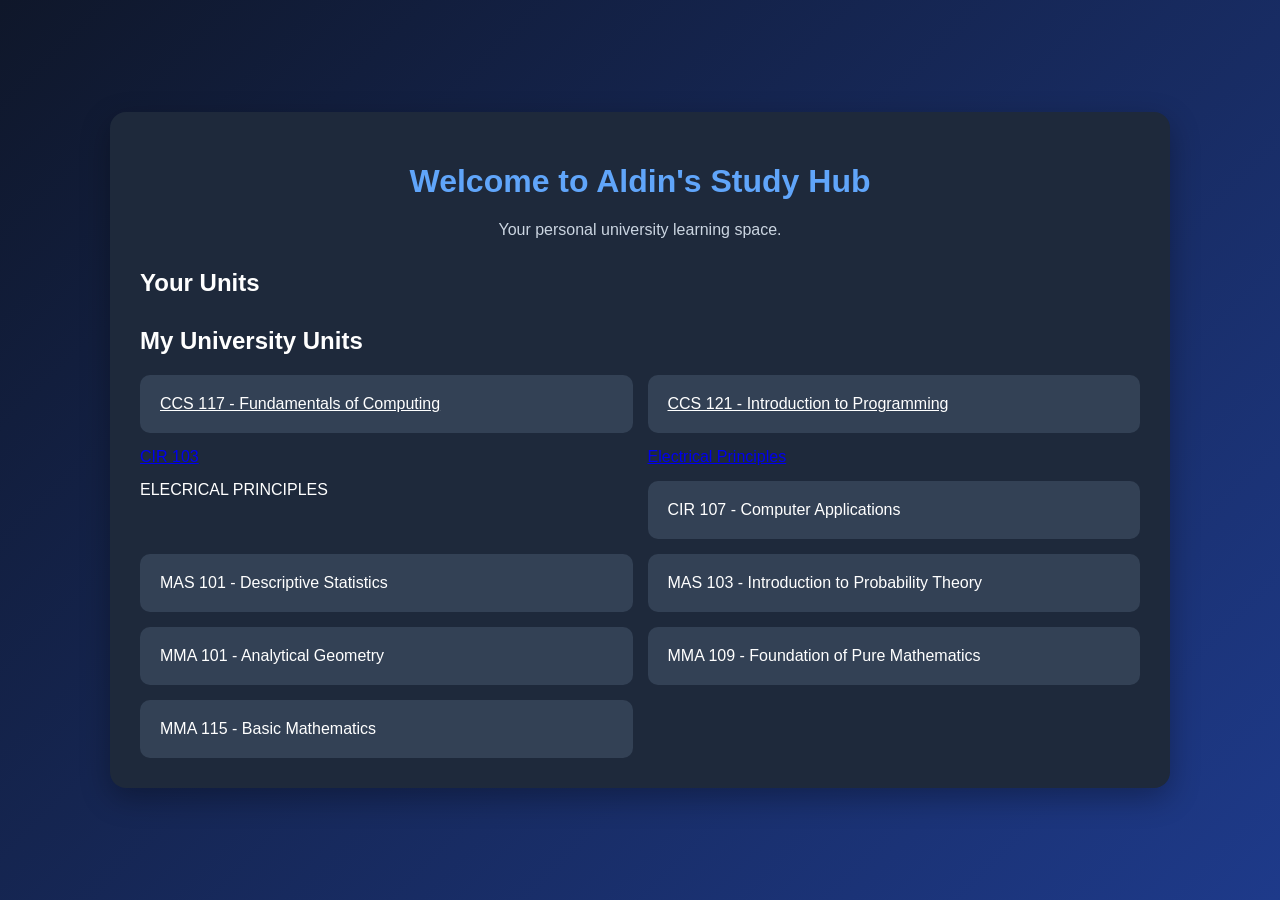
<file: dashboard.html>
<!DOCTYPE html>
<html lang="en">
<head>
    <meta charset="UTF-8">
    <meta name="viewport" content="width=device-width, initial-scale=1.0">
    <title>Aldin's Study Hub - Dashboard</title>
    <link rel="stylesheet" href="style.css">
</head>

<body>

    <main class="dashboard">
        <h1>Welcome to Aldin's Study Hub</h1>
        <p>Your personal university learning space.</p>
        <h2>Your Units</h2>
        <h2>My University Units</h2>

        <div class="units">
            <a href="ccs117.html" class="unit"> 
                CCS 117 - Fundamentals of Computing
            </a>
            <a href="ccs121.html" class="unit">
                CCS 121 - Introduction to Programming
            </a>
        <tr>
    <tr>
    <td><a href="CIR103.html">CIR 103</a></td>
    <td><a href="CIR103.html">Electrical Principles</a></td>
    <td>ELECRICAL PRINCIPLES</td>
</tr>
            <div class="unit">CIR 107 - Computer Applications</div>
            <div class="unit">MAS 101 - Descriptive Statistics</div>
            <div class="unit">MAS 103 - Introduction to Probability Theory</div>
            <div class="unit">MMA 101 - Analytical Geometry</div>
            <div class="unit">MMA 109 - Foundation of Pure Mathematics</div>
            <div class="unit">MMA 115 - Basic Mathematics</div>
        </div>
    </main>

</body>
</html>
</file>
<file: style.css>
body {
    font-family: Arial, sans-serif;
    background: linear-gradient(135deg, #0f172a, #1e3a8a);
    color: white;
    display: flex;
    align-items:center ;
    justify-content: center;
    align-items: center;
    min-height: 100vh;
    margin: 0;
}

.login-box {
    background: #1e293b;
    padding: 40px;
    border-radius: 20px;
    width: 320px;
    text-align: center;
    box-shadow: 0 10px 30px rgba(0, 0, 0, 0.4);
}

.login-box h1 {
    color: #60a5fa;
    font-size: 26px;
}

.login-box p {
    color: #cbd5e1;
    line-height: 1.5;
}

input {
    width: 100%;
    padding: 13px;
    margin: 10px 0;
    box-sizing: border-box;
    border: 1px solid #475569;
    border-radius: 7px;
    background: #0f172a;
    color: white;
}

button {
    width: 100%;
    padding: 13px;
    margin-top: 12px;
    background: #2563eb;
    color: white;
    border: none;
    border-radius: 7px;
    cursor: pointer;
    font-size: 16px;
}

button:hover {
    background: #3b82f6;
}

/* Dashboard styling */

.dashboard {
    width: 85%;
    max-width: 1000px;
    margin: 40px auto;
    padding: 30px;
    background: #1e293b;
    border-radius: 16px;
    box-shadow: 0 10px 30px rgba(0, 0, 0, 0.3);
}

.dashboard h1 {
    color: #60a5fa;
    text-align: center;
}

.dashboard h2 {
    color: white;
    margin-top: 30px;
}

.dashboard p {
    color: #cbd5e1;
    text-align: center;
}

.units {
    display: grid;
    grid-template-columns: repeat(2, 1fr);
    gap: 15px;
}

.unit {
    background: #334155;
    color: white;
    padding: 20px;
    border-radius: 10px;
    cursor: pointer;
    transition: 0.3s;
}

.unit:hover {
    background: #2563eb;
    transform: translateY(-3px);
}
</file>
